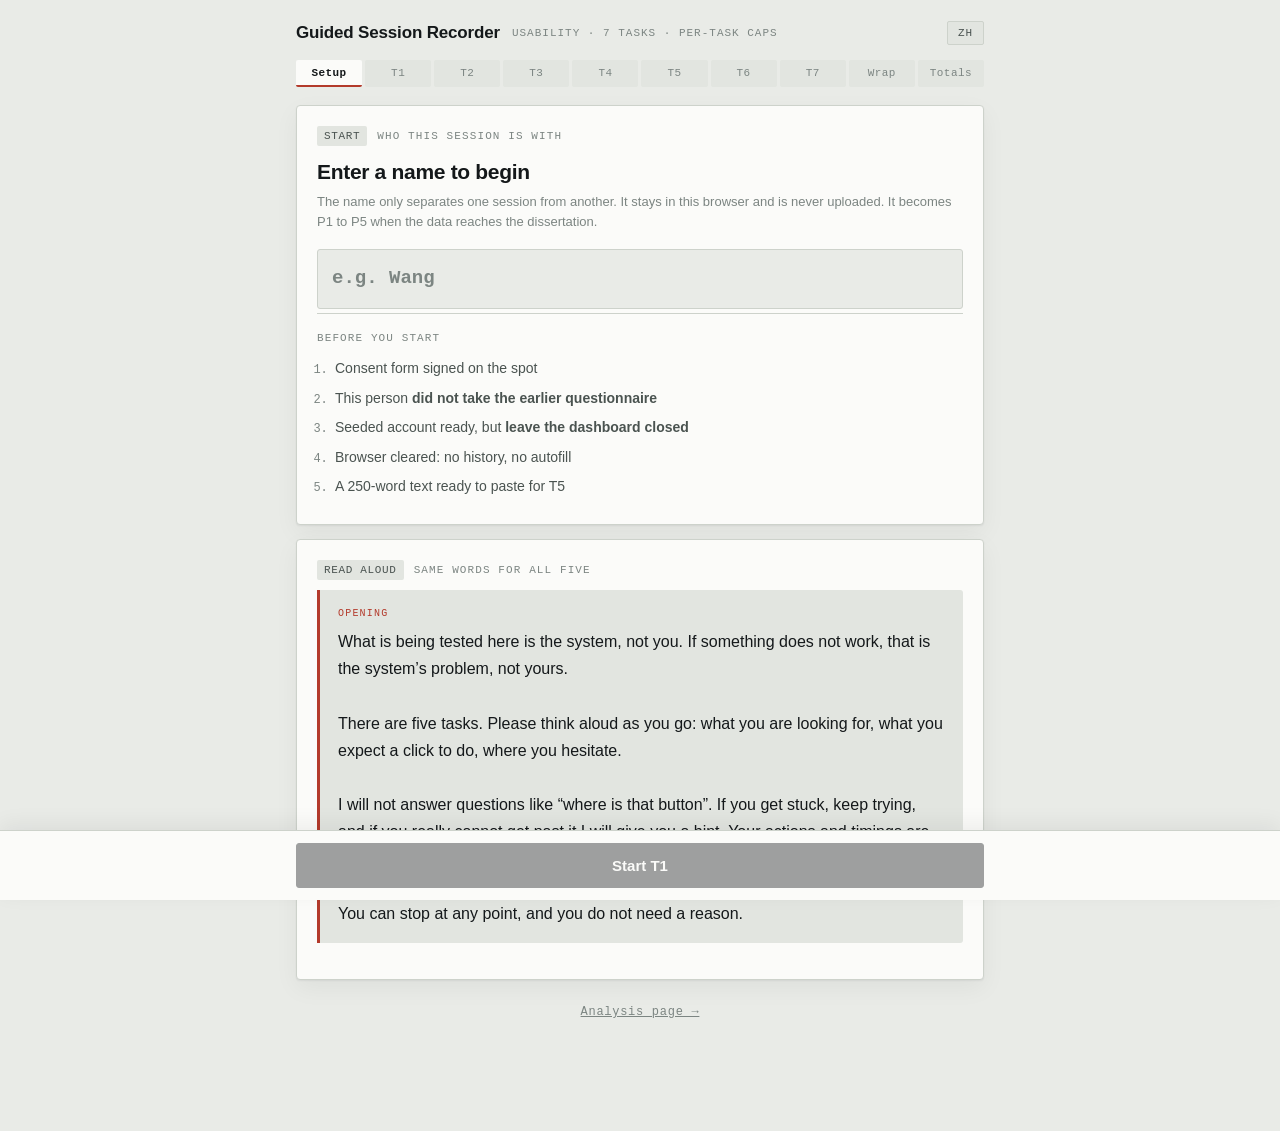
<file: index.html>
<!DOCTYPE html>
<html lang="en">
<head>
<meta charset="utf-8">
<meta name="viewport" content="width=device-width, initial-scale=1, viewport-fit=cover">
<meta name="robots" content="noindex, nofollow">
<title>Guided Session Recorder</title>
<link rel="icon" href="data:image/svg+xml,<svg xmlns='http://www.w3.org/2000/svg' viewBox='0 0 32 32'><text y='26' font-size='26'>⏱</text></svg>">
<link rel="stylesheet" href="styles.css">
</head>
<body>

<div class="wrap">
  <div class="mast">
    <h1 id="mTitle"></h1>
    <span class="sub" id="mSub"></span>
    <span class="spacer"></span>
    <span class="who" id="who"></span>
    <button class="lang" type="button" id="langBtn"></button>
  </div>
  <nav class="rail" id="rail"></nav>
  <div id="panel"></div>
</div>

<div class="bar"><div class="inner" id="bar"></div></div>

<script src="vendor/i18next.min.js"></script>
<script src="locales/en.js"></script>
<script src="locales/zh.js"></script>
<script>
(function () {
  "use strict";

  var KEY = "usability_recorder_v1";
  var LANG_KEY = "usability_recorder_lang";
  // One cap per task rather than one for all five. T2 has a learner read a full
  // passage and answer it, which no honest protocol squeezes into five minutes.
  var CAPS = { T1: 300, T2: 600, T3: 300, T4: 300, T5: 360, T6: 360, T7: 480 };
  // Tasks that make the learner wait on a model call. Waiting is the model's
  // time, not the interface's, so it is banked separately and ignored by the cap.
  var AI_WAIT = { T2: true, T5: true, T6: true, T7: true };
  var IDS = ["T1", "T2", "T3", "T4", "T5", "T6", "T7"];
  function capOf(i) { return CAPS[IDS[i]]; }
  var WRAP = IDS.length + 1, TOTALS = IDS.length + 2;
  var DEBRIEF_KEYS = ["stuck", "useful", "change"];

  // ---------- i18n ----------
  function initialLang() {
    try {
      var stored = localStorage.getItem(LANG_KEY);
      if (stored === "en" || stored === "zh") return stored;
    } catch (e) {}
    return (navigator.language || "en").toLowerCase().indexOf("zh") === 0 ? "zh" : "en";
  }

  i18next.init({
    lng: initialLang(),
    fallbackLng: "en",
    ns: ["ui", "script", "task"],
    defaultNS: "ui",
    resources: { en: window.__RES.en, zh: window.__RES.zh },
    interpolation: { escapeValue: false }
  });

  function t(k, o) { return i18next.t(k, o); }
  // Exports follow the interface language: one language per rendering, never mixed.

  function setLang(code) {
    i18next.changeLanguage(code, function () {
      try { localStorage.setItem(LANG_KEY, code); } catch (e) {}
      document.documentElement.setAttribute("lang", code === "zh" ? "zh-CN" : "en");
      render();
    });
  }

  // ---------- state ----------
  var step = 0, s = blank(), tick = null, savedTimer = null;

  function today() {
    var d = new Date(), p = function (n) { return (n < 10 ? "0" : "") + n; };
    return d.getFullYear() + "-" + p(d.getMonth() + 1) + "-" + p(d.getDate());
  }
  function blank() {
    return {
      name: "", date: today(),
      tasks: IDS.map(function () { return { secs:0, running:false, startedAt:0, wait:0, waiting:false, waitStartedAt:0, wrong:0, hint:null, correct:true, quote:"" }; }),
      debrief: { stuck:"", useful:"", change:"" }
    };
  }
  // Records written before a task was added carry a shorter tasks array, and
  // reading past its end is how this crashed. Everything read from storage or
  // from a paste goes through here first, so the shape always matches IDS.
  function blankTask() {
    return { secs:0, running:false, startedAt:0, wait:0, waiting:false, waitStartedAt:0,
             wrong:0, hint:null, correct:true, quote:"" };
  }
  function normalise(r) {
    if (!r || typeof r !== "object") return null;
    var src = Array.isArray(r.tasks) ? r.tasks : [];
    return {
      name: String(r.name || ""), date: String(r.date || ""),
      tasks: IDS.map(function (id, k) {
        var x = src[k];
        if (!x || typeof x !== "object") return blankTask();
        return { secs: Number(x.secs) || 0, running: false, startedAt: 0,
                 wait: Number(x.wait) || 0, waiting: false, waitStartedAt: 0,
                 wrong: Number(x.wrong) || 0,
                 hint: (x.hint === 0 || x.hint === 1 || x.hint === 2 || x.hint === 3) ? x.hint : null,
                 correct: x.correct !== false,
                 quote: String(x.quote || "") };
      }),
      debrief: {
        stuck:  String(((r.debrief || {}).stuck)  || ""),
        useful: String(((r.debrief || {}).useful) || ""),
        change: String(((r.debrief || {}).change) || "")
      }
    };
  }

  function store() { try { return JSON.parse(localStorage.getItem(KEY) || "{}"); } catch (e) { return {}; } }
  function save() {
    if (!s.name) return;
    var all = store(); all[s.name] = s;
    try { localStorage.setItem(KEY, JSON.stringify(all)); } catch (e) {}
    var el = document.getElementById("savedFlag");
    if (!el) return;
    el.setAttribute("data-on", "1");
    clearTimeout(savedTimer);
    savedTimer = setTimeout(function () { el.setAttribute("data-on", "0"); }, 1200);
  }

  function liveSecs(x) { return x.running ? x.secs + Math.floor((Date.now() - x.startedAt) / 1000) : x.secs; }
  function liveWait(x) { return x.waiting ? (x.wait || 0) + Math.floor((Date.now() - x.waitStartedAt) / 1000) : (x.wait || 0); }
  function bank(x) {
    if (x.running) { x.secs = liveSecs(x); x.running = false; }
    if (x.waiting) { x.wait = liveWait(x); x.waiting = false; }
  }
  function outcome(x, i) {
    if (liveSecs(x) >= capOf(i === undefined ? s.tasks.indexOf(x) : i)) return { key:"failed", en:"failed (timeout)", k:"bad",  label:t("outFailTimeout") };
    // A run can be smooth and still end in the wrong answer. The success criteria
    // are about the answer, so this has to outrank the hint level.
    if (x.correct === false)  return { key:"failed", en:"failed (wrong answer)", k:"bad", label:t("outFailWrong") };
    if (x.hint === 3)         return { key:"failed", en:"failed (demonstrated)", k:"bad", label:t("outFailDemo") };
    if (x.hint === 1 || x.hint === 2) return { key:"hint", en:"with hint", k:"warn", label:t("outWithHint") };
    if (x.hint === 0)         return { key:"independent", en:"independent", k:"ok", label:t("outIndependent") };
    return { key:"none", en:"not recorded", k:"none", label:t("outNotRecorded") };
  }
  function mmss(sec) { var m = Math.floor(sec/60), r = sec%60; return m + ":" + (r<10?"0":"") + r; }
  function done(i) { var x = s.tasks[i]; return x.hint !== null || x.correct === false || liveSecs(x) >= capOf(i); }
  function esc(x) { return String(x).replace(/[&<>"]/g, function(c){return {"&":"&amp;","<":"&lt;",">":"&gt;","\"":"&quot;"}[c];}); }
  function median(a) {
    if (!a.length) return null;
    var b = a.slice().sort(function (p, q) { return p - q; }), m = Math.floor(b.length / 2);
    return b.length % 2 ? b[m] : Math.round((b[m-1] + b[m]) / 2);
  }

  // ---------- timer ----------
  function startLoop() {
    if (tick) return;
    tick = setInterval(function () {
      var x = s.tasks[step-1];
      if (!x || (!x.running && !x.waiting)) return;
      paintClock();
      var el = document.getElementById("over");
      if (el) el.setAttribute("data-on", liveSecs(x) >= capOf(step-1) ? "1" : "0");
    }, 250);
  }
  function stopLoop() { clearInterval(tick); tick = null; }
  function paintClock() {
    var c = document.getElementById("clock"); if (!c) return;
    var x = s.tasks[step-1]; if (!x) return;
    var sec = liveSecs(x);
    c.firstChild.nodeValue = mmss(sec);
    c.setAttribute("data-run", x.running ? "1" : "0");
    c.setAttribute("data-wait", x.waiting ? "1" : "0");
    c.setAttribute("data-over", sec >= capOf(step-1) ? "1" : "0");
    var w = document.getElementById("waitClock");
    if (w) w.textContent = t("waitShort") + " " + mmss(liveWait(x));
  }

  function bindText(id, fn) {
    var el = document.getElementById(id); if (!el) return;
    el.oninput = function () { fn(el.value); };
  }
  function mkBtn(label, cls, fn) {
    var b = document.createElement("button");
    b.type = "button"; b.className = cls; b.textContent = label; b.onclick = fn;
    return b;
  }
  function copyFrom(id, btn, okLabel, backLabel) {
    var o = document.getElementById(id);
    o.style.display = "block";
    o.select(); o.setSelectionRange(0, 999999);
    var ok = false;
    try { ok = document.execCommand("copy"); } catch (e) {}
    btn.textContent = ok ? okLabel : t("copyManually");
    setTimeout(function () { btn.textContent = backLabel; }, 1700);
  }

  // ---------- render ----------
  function render() {
    document.getElementById("mTitle").textContent = t("appTitle");
    document.getElementById("mSub").textContent = t("appSub");
    document.getElementById("who").textContent = s.name ? (s.name + " · " + s.date) : "";
    var lb = document.getElementById("langBtn");
    lb.textContent = t("langSwitch");
    lb.onclick = function () { setLang(i18next.language === "en" ? "zh" : "en"); };
    renderRail();
    if (step === 0) renderSetup();
    else if (step === WRAP) renderWrap();
    else if (step === TOTALS) renderTotals();
    else renderTask(step - 1);
    renderBar();
  }

  function renderRail() {
    var rail = document.getElementById("rail");
    var labels = [t("stepSetup")].concat(IDS).concat([t("stepWrap"), t("stepAnalysis")]);
    rail.innerHTML = "";
    labels.forEach(function (lab, i) {
      var b = document.createElement("button");
      b.type = "button"; b.textContent = lab;
      if (i === step) b.setAttribute("aria-current", "true");
      else if (i >= 1 && i <= IDS.length && done(i-1)) b.setAttribute("data-state", "done");
      b.onclick = function () { go(i); };
      rail.appendChild(b);
    });
  }

  function renderSetup() {
    var all = store(), names = Object.keys(all).sort();
    var rows = names.map(function (n) {
      var r = all[n];
      var c = (normalise(r) || { tasks: [] }).tasks.filter(function (x) { return x.hint !== null; }).length;
      return '<div class="sess"><span class="pid">' + esc(n) + '</span><span>' + esc(r.date) +
             '</span><span class="prog">' + c + '/' + IDS.length + '</span>' +
             '<button type="button" data-load="' + esc(n) + '">' + t("load") + '</button>' +
             '<button type="button" data-del="' + esc(n) + '">' + t("del") + '</button></div>';
    }).join("");

    document.getElementById("panel").innerHTML =
      '<div class="card">' +
        '<p class="eyebrow"><span class="tag">' + t("setupTag") + '</span> ' + t("setupEyebrow") +
          '<span class="saved" id="savedFlag" data-on="0">' + t("saved") + '</span></p>' +
        '<h2>' + t("setupHeading") + '</h2>' +
        '<p class="meta">' + t("setupNote") + '</p>' +
        '<input type="text" id="f_name" placeholder="' + esc(t("namePlaceholder")) + '" autocomplete="off" value="' + esc(s.name) + '">' +
        '<div class="field"><p class="flabel">' + t("beforeYouStart") + '</p><ol class="ol">' +
          '<li>' + t("prep1") + '</li><li>' + t("prep2") + '</li><li>' + t("prep3") + '</li>' +
          '<li>' + t("prep4") + '</li><li>' + t("prep5") + '</li></ol></div>' +
      '</div>' +

      '<div class="card">' +
        '<p class="eyebrow"><span class="tag">' + t("readAloudTag") + '</span> ' + t("sameWords") + '</p>' +
        '<div class="script"><span class="lab">' + t("openingLabel") + '</span>' +
          '<p class="small">' + t("script:opening") + '</p>' +
        '</div>' +
      '</div>' +

      (names.length
        ? '<div class="card"><p class="eyebrow"><span class="tag">' + t("thisDevice") + '</span> ' +
          t("sessionsSaved", { count: names.length }) + '</p>' +
          '<div class="sessions">' + rows + '</div>' +
          '<div style="margin-top:14px;display:flex;gap:8px;flex-wrap:wrap">' +
            '<button class="btn ghost" type="button" id="dumpAll">' + t("exportAll", { count: names.length }) + '</button>' +
            '<button class="btn ghost" type="button" id="toTotals">' + t("btnSeeTotals") + '</button>' +
          '</div>' +
          '<textarea class="out" id="allOut" readonly style="display:none;margin-top:12px"></textarea>' +
          '<p class="note">' + t("storageNote") + '</p></div>'
        : '') +
      '<p style="text-align:center;margin:18px 0 0"><a href="admin.html" style="font-family:var(--f-num);font-size:12px;letter-spacing:.06em;color:var(--ink-3)">' + t("adminLink") + '</a></p>';

    bindText("f_name", function (v) { s.name = v.trim(); save(); document.getElementById("who").textContent = s.name ? (s.name + " · " + s.date) : ""; renderBar(); });

    Array.prototype.forEach.call(document.querySelectorAll("[data-load]"), function (b) {
      b.onclick = function () { var r = normalise(store()[b.getAttribute("data-load")]); if (r) { s = r; step = 0; render(); } };
    });
    Array.prototype.forEach.call(document.querySelectorAll("[data-del]"), function (b) {
      b.onclick = function () {
        var n = b.getAttribute("data-del"), all2 = store();
        delete all2[n];
        try { localStorage.setItem(KEY, JSON.stringify(all2)); } catch (e) {}
        if (s.name === n) s = blank();
        render();
      };
    });
    var dump = document.getElementById("dumpAll");
    if (dump) dump.onclick = function () {
      var all2 = store(), ta = document.getElementById("allOut");
      ta.value = Object.keys(all2).sort().map(function (n) { return recordOf(all2[n]); }).join("\n\n---\n\n");
      copyFrom("allOut", dump, t("allCopied"), t("exportAll", { count: Object.keys(all2).length }));
    };
    var tot = document.getElementById("toTotals");
    if (tot) tot.onclick = function () { go(7); };
  }

  function renderTask(i) {
    var id = IDS[i], x = s.tasks[i], o = outcome(x, i);
    var caps = [t("task:hintNone"), t("task:hintDirection"), t("task:hintLocation"), t("task:hintDemo")];
    var segs = caps.map(function (cap, k) {
      return '<button type="button" data-hint="' + k + '" aria-pressed="' + (x.hint === k) + '">' +
             '<span class="lv">L' + k + '</span><span class="cap">' + cap + '</span></button>';
    }).join("");
    var flag = t("task:" + id + "_flag");

    document.getElementById("panel").innerHTML =
      '<div class="card">' +
        '<p class="eyebrow"><span class="tag">' + id + '</span> ' + t("taskOf", { n: i + 1, total: IDS.length }) +
          '<span class="saved" id="savedFlag" data-on="0">' + t("saved") + '</span></p>' +
        '<h2>' + esc(t("task:" + id + "_name")) + '</h2>' +
        '<div class="script"><span class="lab">' + t("readToParticipant") + '</span>' +
          '<p>' + esc(t("script:" + id)) + '</p>' +
        '</div>' +
        '<div class="crit">' +
          '<div><b>' + t("success") + '</b><span>' + esc(t("task:" + id + "_pass")) + '</span></div>' +
          '<div><b>' + t("covers") + '</b><span>' + esc(t("task:" + id + "_covers")) + '</span></div>' +
          (flag ? '<div><b>' + t("watchFor") + '</b><span class="flag">' + esc(flag) + '</span></div>' : '') +
        '</div>' +
        '<div class="field">' +
          '<p class="flabel">' + t("wrongTurns") + ' <span class="hint">' + t("wrongTurnsHint") + '</span></p>' +
          '<div class="tally">' +
            '<button class="knob" type="button" id="w_dn"' + (x.wrong === 0 ? " disabled" : "") + '>&minus;</button>' +
            '<span class="num">' + x.wrong + '</span>' +
            '<button class="knob" type="button" id="w_up">+</button>' +
          '</div>' +
        '</div>' +
        '<div class="field">' +
          '<p class="flabel">' + t("hintLevel") + ' <span class="hint">' + t("hintLevelHint") + '</span></p>' +
          '<div class="seg" id="seg">' + segs + '</div>' +
          '<div class="ladder">L1 <code>' + esc(t("script:L1")) + '</code><br>' +
            'L2 <code>' + esc(t("script:L2")) + '</code> ' + t("ladderNote") + '<br>' +
            t("ladderDemo") + '</div>' +
          '<div class="field" style="border:0;padding-top:14px;margin-top:0">' +
            '<p class="flabel">' + t("answerLabel") + ' <span class="hint">' + t("answerHint") + '</span></p>' +
            '<div class="seg two" id="ansSeg">' +
              '<button type="button" data-ok="1" aria-pressed="' + (x.correct !== false) + '"><span class="lv">' + t("answerRight") + '</span></button>' +
              '<button type="button" data-ok="0" aria-pressed="' + (x.correct === false) + '"><span class="lv">' + t("answerWrong") + '</span></button>' +
            '</div>' +
          '</div>' +
          '<div style="margin-top:14px"><span class="chip ' + o.k + '">' + o.label + '</span></div>' +
          '<div class="over" id="over" data-on="' + (liveSecs(x) >= capOf(i) ? "1" : "0") + '">' + t("timeoutBanner", { cap: mmss(capOf(i)) }) + '</div>' +
        '</div>' +
        '<div class="field">' +
          '<p class="flabel">' + t("verbatim") + ' <span class="hint">' + t("verbatimHint") + '</span></p>' +
          '<textarea id="q" rows="3" placeholder="' + esc(t("verbatimPlaceholder")) + '">' + esc(x.quote) + '</textarea>' +
        '</div>' +
      '</div>';

    document.getElementById("w_up").onclick = function () { x.wrong++; save(); renderTask(i); };
    document.getElementById("w_dn").onclick = function () { if (x.wrong > 0) x.wrong--; save(); renderTask(i); };
    Array.prototype.forEach.call(document.querySelectorAll("#seg button"), function (b) {
      b.onclick = function () {
        var k = parseInt(b.getAttribute("data-hint"), 10);
        x.hint = (x.hint === k) ? null : k;
        save(); renderTask(i); renderRail();
      };
    });
    Array.prototype.forEach.call(document.querySelectorAll("#ansSeg button"), function (b) {
      b.onclick = function () {
        x.correct = b.getAttribute("data-ok") === "1";
        save(); renderTask(i); renderRail();
      };
    });
    bindText("q", function (v) { x.quote = v; save(); });
    paintClock();
  }

  function renderWrap() {
    var fields = DEBRIEF_KEYS.map(function (k) {
      return '<div class="field"><p class="flabel">' + t("task:debrief_" + k) + '</p>' +
             '<textarea id="d_' + k + '" rows="2" placeholder="' + esc(t("debriefPlaceholder")) + '">' + esc(s.debrief[k]) + '</textarea></div>';
    }).join("");

    document.getElementById("panel").innerHTML =
      '<div class="card">' +
        '<p class="eyebrow"><span class="tag">' + t("wrapTag") + '</span> ' + t("wrapEyebrow") +
          '<span class="saved" id="savedFlag" data-on="0">' + t("saved") + '</span></p>' +
        '<h2>' + t("wrapHeading") + '</h2>' +
        '<p class="meta">' + t("wrapNote") + '</p>' + fields +
      '</div>' +
      '<div class="card">' +
        '<p class="eyebrow"><span class="tag">' + t("exportTag") + '</span> ' + t("exportEyebrow") + '</p>' +
        '<textarea class="out" id="out" readonly></textarea>' +
        '<p class="note">' + t("exportNote") + '</p>' +
      '</div>';

    DEBRIEF_KEYS.forEach(function (k) { bindText("d_" + k, function (v) { s.debrief[k] = v; save(); paintOut(); }); });
    paintOut();
  }

  // ---------- aggregation ----------
  function aggregate() {
    var raw = store(), all = {}, names;
    Object.keys(raw).forEach(function (n) { var r = normalise(raw[n]); if (r) all[n] = r; });
    names = Object.keys(all).sort();
    var rows = IDS.map(function (id, i) {
      var ind = 0, hint = 0, fail = 0, none = 0, times = [], waits = [], wrong = 0, quotes = [];
      names.forEach(function (n) {
        var x = all[n].tasks[i], o = outcome(x, i);
        if (o.key === "independent") ind++;
        else if (o.key === "hint") hint++;
        else if (o.key === "failed") fail++;
        else { none++; return; }
        times.push(liveSecs(x));
        if (liveWait(x)) waits.push(liveWait(x));
        wrong += x.wrong;
        if ((x.quote || "").trim()) quotes.push({ who: n, text: x.quote.trim() });
      });
      return { id: id, ind: ind, hint: hint, fail: fail, none: none,
               med: median(times), medWait: waits.length ? median(waits) : null,
               wrong: wrong, quotes: quotes };
    });
    return { n: names.length, names: names, rows: rows, all: all };
  }

  function renderTotals() {
    var a = aggregate();
    if (!a.n) {
      document.getElementById("panel").innerHTML =
        '<div class="card"><p class="eyebrow"><span class="tag">' + t("analysisTag") + '</span> ' + t("analysisEyebrow") + '</p>' +
        '<h2>' + t("analysisHeading") + '</h2><p class="meta">' + t("analysisEmpty") + '</p></div>';
      return;
    }

    var body = a.rows.map(function (r) {
      return '<tr><td><span class="id">' + r.id + '</span>' + esc(t("task:" + r.id + "_name")) + '</td>' +
        '<td class="' + (r.ind ? "ok" : "zero") + '">' + r.ind + ' / ' + a.n + '</td>' +
        '<td class="' + (r.hint ? "" : "zero") + '">' + r.hint + ' / ' + a.n + '</td>' +
        '<td class="' + (r.fail ? "bad" : "zero") + '">' + r.fail + ' / ' + a.n + '</td>' +
        '<td>' + (r.med === null ? "—" : r.med + " s") + '</td>' +
        '<td class="' + (r.medWait === null ? "zero" : "") + '">' + (r.medWait === null ? "—" : r.medWait + " s") + '</td>' +
        '<td class="' + (r.wrong ? "" : "zero") + '">' + r.wrong + '</td></tr>';
    }).join("");

    var quotes = a.rows.filter(function (r) { return r.quotes.length; }).map(function (r) {
      return '<h3>' + r.id + ' · ' + esc(t("task:" + r.id + "_name")) + '</h3>' +
        r.quotes.map(function (q) {
          return '<p><span class="src">' + esc(q.who) + '</span>' + esc(q.text) + '</p>';
        }).join("");
    }).join("");

    document.getElementById("panel").innerHTML =
      '<div class="card">' +
        '<p class="eyebrow"><span class="tag">' + t("analysisTag") + '</span> ' + t("analysisEyebrow") + ' · n = ' + a.n + '</p>' +
        '<h2>' + t("analysisHeading") + '</h2>' +
        '<div class="tblwrap"><table class="agg"><thead><tr>' +
          '<th>' + t("thTask") + '</th><th>' + t("outIndependent") + '</th><th>' + t("outWithHint") + '</th>' +
          '<th>' + t("thFailed") + '</th><th>' + t("thMedianShort") + '</th><th>' + t("thWait") + '</th><th>' + t("wrongTurns") + '</th>' +
        '</tr></thead><tbody>' + body + '</tbody></table></div>' +
        '<p class="note">' + t("analysisNote") + '</p>' +
      '</div>' +
      (quotes ? '<div class="card"><p class="eyebrow"><span class="tag">' + t("verbatim") + '</span> ' + t("quotesHeading") + '</p><div class="qgroup">' + quotes + '</div></div>' : '') +
      '<div class="card"><p class="eyebrow"><span class="tag">' + t("exportTag") + '</span> Table 7.10</p>' +
        '<textarea class="out" id="aggOut" readonly>' + esc(aggMarkdown(a)) + '</textarea></div>';
  }

  function aggMarkdown(a) {
    var L = [];
    L.push(t("expCap1", { n: a.n }));
    L.push(t("expCap2"));
    L.push("");
    L.push(t("expHead"));
    L.push("|---|:---:|:---:|:---:|---:|---:|---:|");
    a.rows.forEach(function (r) {
      L.push("| " + r.id + " " + t("task:" + r.id + "_name") + " | " +
        r.ind + " of " + a.n + " | " + r.hint + " of " + a.n + " | " + r.fail + " of " + a.n + " | " +
        (r.med === null ? "—" : r.med + " s") + " | " +
        (r.medWait === null ? "—" : r.medWait + " s") + " | " + r.wrong + " |");
    });
    L.push("");
    L.push(t("expCapNote", { caps: IDS.map(function (id, k) { return id + " " + mmss(capOf(k)); }).join(", ") }));
    L.push("");
    L.push(t("expParticipants") + " " + a.names.map(function (n, i) { return "P" + (i + 1) + " = " + n; }).join(", "));
    L.push("");
    L.push(t("expVerbatimH"));
    a.rows.forEach(function (r) {
      if (!r.quotes.length) return;
      L.push("");
      L.push("- **" + r.id + " " + t("task:" + r.id + "_name") + "**");
      r.quotes.forEach(function (q) { L.push("  - " + q.who + ": " + q.text.replace(/\n/g, " ")); });
    });
    L.push("");
    L.push(t("expDebriefH"));
    DEBRIEF_KEYS.forEach(function (k) {
      L.push("");
      L.push("- **" + t("task:debrief_" + k) + "**");
      a.names.forEach(function (n) {
        var v = (a.all[n].debrief[k] || "").replace(/\n/g, " ").trim();
        if (v) L.push("  - " + n + ": " + v);
      });
    });
    return L.join("\n");
  }

  function recordOf(r) {
    r = normalise(r) || r;
    var L = [];
    L.push("## " + (r.name || "?") + " · " + r.date);
    L.push("");
    L.push(t("expSessHead"));
    L.push("|---|---|---:|---:|---|---|");
    IDS.forEach(function (id, i) {
      var x = r.tasks[i], o = outcome(x, i);
      L.push("| " + id + " " + t("task:" + id + "_name") + " | " + o.label + " | " + liveSecs(x) + " s | " +
             (liveWait(x) ? liveWait(x) + " s" : "—") + " | " +
             x.wrong + " | " + (x.hint === null ? "—" : "L" + x.hint) + " | " +
             ((x.quote || "").replace(/\n/g, " ").replace(/\|/g, "/") || "—") + " |");
    });
    L.push("");
    L.push(t("expDebriefLabel"));
    DEBRIEF_KEYS.forEach(function (k) {
      L.push("- " + t("task:debrief_" + k) + "  " + ((r.debrief[k] || "").replace(/\n/g, " ") || "—"));
    });
    L.push("");
    L.push("```json");
    L.push(JSON.stringify({
      name: r.name, date: r.date,
      tasks: IDS.map(function (id, i) {
        var x = r.tasks[i];
        return { id:id, secs:liveSecs(x), wait:liveWait(x), wrong:x.wrong, hint:x.hint, correct:x.correct !== false, outcome:outcome(x, i).en, quote:x.quote };
      }),
      debrief: r.debrief
    }, null, 1));
    L.push("```");
    return L.join("\n");
  }

  function paintOut() {
    var el = document.getElementById("out");
    if (el) el.value = recordOf(s);
  }

  function renderBar() {
    var bar = document.getElementById("bar");
    bar.innerHTML = "";

    if (step === 0) {
      var start = mkBtn(t("btnStartT1"), "btn wide", function () { go(1); });
      if (!s.name) start.disabled = true;
      bar.appendChild(start);
      stopLoop();
      return;
    }
    if (step === WRAP) {
      bar.appendChild(mkBtn(t("btnBack"), "btn ghost", function () { go(IDS.length); }));
      var cb = mkBtn(t("btnCopySession"), "btn wide", function () { copyFrom("out", cb, t("btnCopied"), t("btnCopySession")); });
      bar.appendChild(cb);
      bar.appendChild(mkBtn(t("btnSeeTotals"), "btn ghost", function () { go(7); }));
      stopLoop();
      return;
    }
    if (step === TOTALS) {
      bar.appendChild(mkBtn(t("btnBack"), "btn ghost", function () { go(0); }));
      var tb = mkBtn(t("btnCopyTable"), "btn wide", function () { copyFrom("aggOut", tb, t("btnCopied"), t("btnCopyTable")); });
      if (!document.getElementById("aggOut")) tb.disabled = true;
      bar.appendChild(tb);
      stopLoop();
      return;
    }

    var i = step - 1, x = s.tasks[i], id = IDS[i];
    var clock = document.createElement("span");
    clock.className = "clock"; clock.id = "clock";
    clock.appendChild(document.createTextNode(mmss(liveSecs(x))));
    var u = document.createElement("span"); u.className = "u"; u.textContent = " / " + mmss(capOf(i));
    clock.appendChild(u);
    bar.appendChild(clock);

    if (AI_WAIT[id]) {
      var wc = document.createElement("span");
      wc.className = "waitclock"; wc.id = "waitClock";
      wc.textContent = t("waitShort") + " " + mmss(liveWait(x));
      if (x.waiting) wc.setAttribute("data-on", "1");
      bar.appendChild(wc);
    }

    if (x.waiting) {
      bar.appendChild(mkBtn(t("btnWaitEnd"), "btn run", function () {
        x.wait = liveWait(x); x.waiting = false;
        x.running = true; x.startedAt = Date.now();
        save(); renderBar(); startLoop();
      }));
    } else if (!x.running) {
      bar.appendChild(mkBtn(x.secs === 0 ? t("btnStartTimer") : t("btnResume"), "btn run", function () {
        x.running = true; x.startedAt = Date.now(); save(); renderBar(); startLoop();
      }));
    } else {
      if (AI_WAIT[id]) {
        bar.appendChild(mkBtn(t("btnWaitStart"), "btn wait", function () {
          x.secs = liveSecs(x); x.running = false;
          x.waiting = true; x.waitStartedAt = Date.now();
          save(); renderBar(); startLoop();
        }));
      }
      bar.appendChild(mkBtn(t("btnStop"), "btn", function () {
        bank(x); save(); renderBar(); paintClock();
      }));
    }
    bar.appendChild(mkBtn(step === IDS.length ? t("btnWrapUp") : t("btnNext"), "btn ghost", function () {
      bank(x); save(); go(step + 1);
    }));

    paintClock();
    if (x.running || x.waiting) startLoop(); else stopLoop();
  }

  function go(n) {
    var cur = s.tasks[step-1];
    if (cur) bank(cur);
    step = Math.max(0, Math.min(TOTALS, n));
    save(); render(); window.scrollTo(0, 0);
  }

  window.addEventListener("beforeunload", function () {
    var cur = s.tasks[step-1];
    if (cur && (cur.running || cur.waiting)) { bank(cur); save(); }
  });

  document.documentElement.setAttribute("lang", i18next.language === "zh" ? "zh-CN" : "en");
  render();
})();
</script>
</body>
</html>
</file>
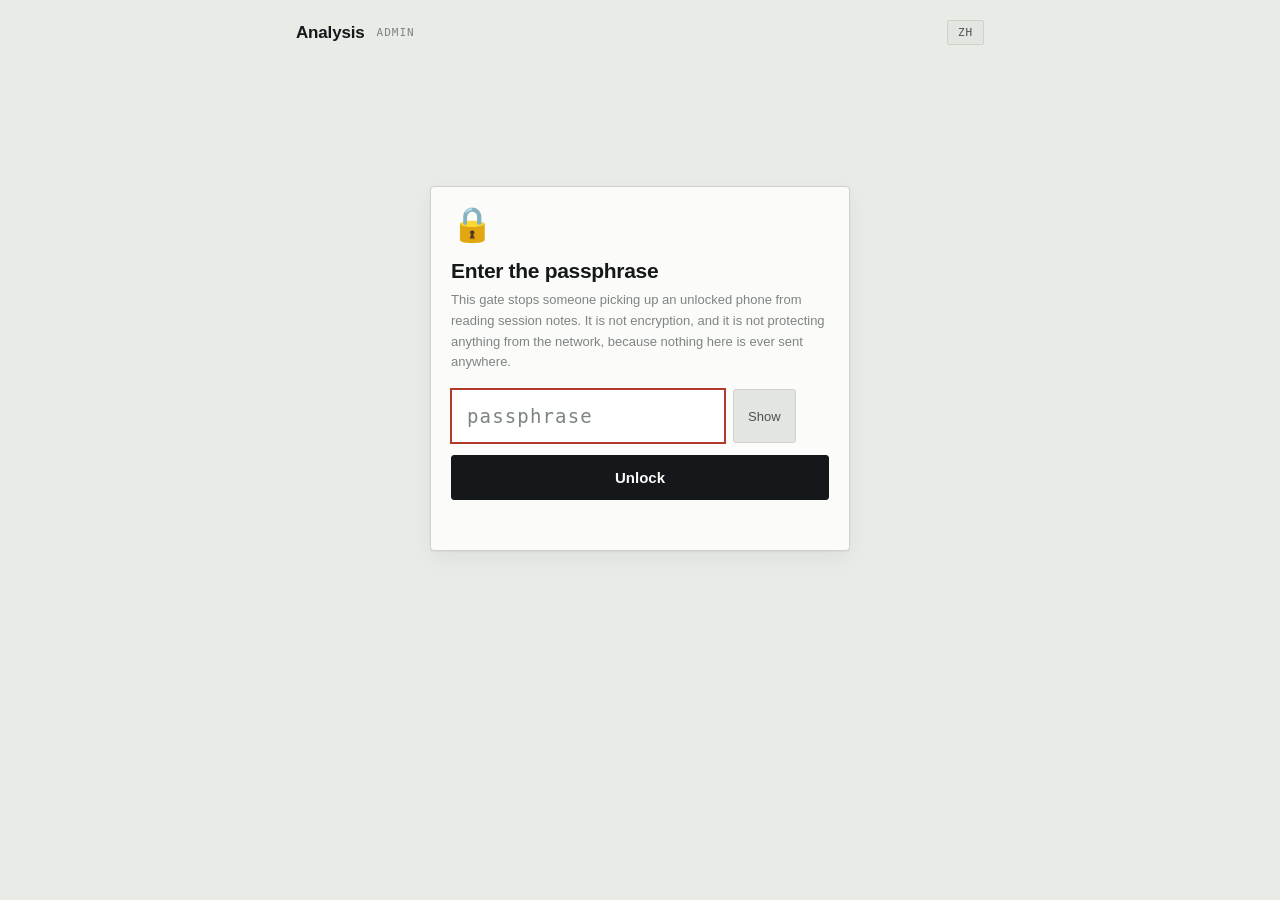
<file: admin.html>
<!DOCTYPE html>
<html lang="en">
<head>
<meta charset="utf-8">
<meta name="viewport" content="width=device-width, initial-scale=1, viewport-fit=cover">
<meta name="robots" content="noindex, nofollow">
<title>Analysis · Guided Session Recorder</title>
<link rel="icon" href="data:image/svg+xml,<svg xmlns='http://www.w3.org/2000/svg' viewBox='0 0 32 32'><text y='26' font-size='26'>📊</text></svg>">
<link rel="stylesheet" href="styles.css">
</head>
<body>

<div class="wrap">
  <div class="mast">
    <h1 id="mTitle"></h1>
    <span class="sub" id="mSub"></span>
    <span class="spacer"></span>
    <button class="lang" type="button" id="lockBtn" style="display:none"></button>
    <button class="lang" type="button" id="langBtn"></button>
  </div>
  <div id="panel"></div>
</div>

<script src="vendor/i18next.min.js"></script>
<script src="locales/en.js"></script>
<script src="locales/zh.js"></script>
<script>
(function () {
  "use strict";

  // SHA-256 of the passphrase. The literal string is deliberately not in this file,
  // because this repository is public. Changing it:
  //   python -c "import hashlib;print(hashlib.sha256(b'NEW').hexdigest())"
  // and paste the result below. See README for why this is a gate and not a lock.
  var PASS_SHA256 = "ac572d7cfde6e1429c979d6aeef6d0be9bde5b7e39db2c61663761be38d9cd7e";

  // Private windows and block-all-cookies settings make sessionStorage throw on
  // access, which would otherwise make the gate impossible to pass at all.
  var memUnlocked = false, storageBlocked = false;
  function isUnlocked() {
    try { return sessionStorage.getItem(UNLOCK_KEY) === "1" || memUnlocked; }
    catch (e) { storageBlocked = true; return memUnlocked; }
  }
  function setUnlocked(v) {
    memUnlocked = v;
    try { if (v) sessionStorage.setItem(UNLOCK_KEY, "1"); else sessionStorage.removeItem(UNLOCK_KEY); }
    catch (e) { storageBlocked = true; }
  }

  var KEY = "usability_recorder_v1";
  var LANG_KEY = "usability_recorder_lang";
  var UNLOCK_KEY = "usability_recorder_admin";
  var CAPS = { T1: 300, T2: 600, T3: 300, T4: 300, T5: 360, T6: 360, T7: 480 };
  var AI_WAIT = { T2: true, T5: true, T6: true, T7: true };
  var IDS = ["T1", "T2", "T3", "T4", "T5", "T6", "T7"];
  function capOf(i) { return CAPS[IDS[i]]; }
  var DEBRIEF_KEYS = ["stuck", "useful", "change"];

  // ---------- i18n ----------
  function initialLang() {
    try {
      var st = localStorage.getItem(LANG_KEY);
      if (st === "en" || st === "zh") return st;
    } catch (e) {}
    return (navigator.language || "en").toLowerCase().indexOf("zh") === 0 ? "zh" : "en";
  }
  i18next.init({
    lng: initialLang(), fallbackLng: "en",
    ns: ["ui", "script", "task", "admin"], defaultNS: "admin",
    resources: { en: window.__RES.en, zh: window.__RES.zh },
    interpolation: { escapeValue: false }
  });
  function t(k, o) { return i18next.t(k, o); }
  // Exports follow the interface language: one language per rendering, never mixed.

  // ---------- helpers ----------
  function esc(x) { return String(x).replace(/[&<>"]/g, function(c){return {"&":"&amp;","<":"&lt;",">":"&gt;","\"":"&quot;"}[c];}); }
  function read(k) { try { return JSON.parse(localStorage.getItem(k) || "{}"); } catch (e) { return {}; } }
  function median(a) {
    if (!a.length) return null;
    var b = a.slice().sort(function (p, q) { return p - q; }), m = Math.floor(b.length / 2);
    return b.length % 2 ? b[m] : Math.round((b[m-1] + b[m]) / 2);
  }
  function secsOf(x) { return x.running ? x.secs + Math.floor((Date.now() - x.startedAt) / 1000) : (x.secs || 0); }
  function waitOf(x) { return x.waiting ? (x.wait || 0) + Math.floor((Date.now() - x.waitStartedAt) / 1000) : (x.wait || 0); }
  function outcomeOf(x, i) {
    if (secsOf(x) >= capOf(i)) return "failed";
    if (x.correct === false) return "failed";
    if (x.hint === 3) return "failed";
    if (x.hint === 1 || x.hint === 2) return "hint";
    if (x.hint === 0) return "independent";
    return "none";
  }
  // Same coding as outcomeOf, but keeps the two ways of failing apart, which
  // only matters when reading one session rather than aggregating.
  function outcomeDetail(x, i) {
    if (secsOf(x) >= capOf(i)) return { cls:"bad",  label:t("ui:outFailTimeout") };
    if (x.correct === false) return { cls:"bad",  label:t("ui:outFailWrong") };
    if (x.hint === 3)       return { cls:"bad",  label:t("ui:outFailDemo") };
    if (x.hint === 1 || x.hint === 2) return { cls:"warn", label:t("ui:outWithHint") };
    if (x.hint === 0)       return { cls:"ok",   label:t("ui:outIndependent") };
    return { cls:"none", label:t("ui:outNotRecorded") };
  }
  function mmss(s) { var m = Math.floor(s/60), r = s%60; return m + ":" + (r<10?"0":"") + r; }
  function el(id) { return document.getElementById(id); }

  async function sha256(str) {
    if (!window.crypto || !window.crypto.subtle) return null;
    var buf = await crypto.subtle.digest("SHA-256", new TextEncoder().encode(str));
    return Array.prototype.map.call(new Uint8Array(buf), function (b) {
      return ("0" + b.toString(16)).slice(-2);
    }).join("");
  }

  // ---------- data ----------
  // One store. An imported record with a name already held replaces that record
  // outright; nothing is ever merged field by field.
  // Records written before a task was added carry a shorter tasks array, and
  // reading past its end is how this crashed. Everything read from storage or
  // from a paste goes through here first, so the shape always matches IDS.
  function blankTask() {
    return { secs:0, running:false, startedAt:0, wait:0, waiting:false, waitStartedAt:0,
             wrong:0, hint:null, correct:true, quote:"" };
  }
  function normalise(r) {
    if (!r || typeof r !== "object") return null;
    var src = Array.isArray(r.tasks) ? r.tasks : [];
    return {
      name: String(r.name || ""), date: String(r.date || ""),
      tasks: IDS.map(function (id, k) {
        var x = src[k];
        if (!x || typeof x !== "object") return blankTask();
        return { secs: Number(x.secs) || 0, running: false, startedAt: 0,
                 wait: Number(x.wait) || 0, waiting: false, waitStartedAt: 0,
                 wrong: Number(x.wrong) || 0,
                 hint: (x.hint === 0 || x.hint === 1 || x.hint === 2 || x.hint === 3) ? x.hint : null,
                 correct: x.correct !== false,
                 quote: String(x.quote || "") };
      }),
      debrief: {
        stuck:  String(((r.debrief || {}).stuck)  || ""),
        useful: String(((r.debrief || {}).useful) || ""),
        change: String(((r.debrief || {}).change) || "")
      }
    };
  }

  function allRecords() {
    var bag = read(KEY), out = {};
    Object.keys(bag).forEach(function (n) { var r = normalise(bag[n]); if (r) out[n] = r; });
    return out;
  }
  function writeAll(bag) { try { localStorage.setItem(KEY, JSON.stringify(bag)); } catch (e) {} }
  function removeRecord(name) {
    var bag = read(KEY);
    if (!bag[name]) return false;
    delete bag[name];
    writeAll(bag);
    return true;
  }

  // Accepts a full Markdown export, a bare JSON object, or several of either.
  function parsePasted(text) {
    var found = [], seen = {};
    var push = function (o) {
      if (!o || typeof o !== "object") return;
      if (!o.name || !Array.isArray(o.tasks)) return;
      if (seen[o.name]) return;
      seen[o.name] = 1;
      found.push({
        name: String(o.name), date: String(o.date || ""),
        tasks: IDS.map(function (id, k) {
          var s = o.tasks[k] || {};
          var hint = (s.hint === 0 || s.hint === 1 || s.hint === 2 || s.hint === 3) ? s.hint : null;
          var secs = Number(s.secs) || 0;
          // An imported record can state a failure the hint level alone cannot
          // express, so honour it rather than silently recomputing it away.
          var correct = s.correct !== false;
          if (correct && /fail/i.test(String(s.outcome || "")) && hint !== 3 && secs < CAPS[IDS[k]]) correct = false;
          return { secs: secs, running: false, startedAt: 0,
                   wait: Number(s.wait) || 0, waiting: false, waitStartedAt: 0,
                   wrong: Number(s.wrong) || 0, hint: hint, correct: correct,
                   quote: String(s.quote || "") };
        }),
        debrief: {
          stuck: String((o.debrief || {}).stuck || ""),
          useful: String((o.debrief || {}).useful || ""),
          change: String((o.debrief || {}).change || "")
        }
      });
    };

    // fenced json blocks first
    var re = /```json\s*([\s\S]*?)```/g, m;
    while ((m = re.exec(text)) !== null) {
      try { push(JSON.parse(m[1])); } catch (e) {}
    }
    if (found.length) return found;

    // whole thing as JSON, object or array
    try {
      var whole = JSON.parse(text);
      if (Array.isArray(whole)) { whole.forEach(push); }
      else if (whole && whole.tasks) { push(whole); }
      else if (whole && typeof whole === "object") { Object.keys(whole).forEach(function (k) { push(whole[k]); }); }
    } catch (e) {}
    if (found.length) return found;

    // last resort: scan for balanced top-level objects
    var depth = 0, start = -1;
    for (var i = 0; i < text.length; i++) {
      if (text[i] === "{") { if (depth === 0) start = i; depth++; }
      else if (text[i] === "}") {
        depth--;
        if (depth === 0 && start >= 0) {
          try { push(JSON.parse(text.slice(start, i + 1))); } catch (e) {}
          start = -1;
        }
      }
    }
    return found;
  }

  // The mean sits beside the median rather than instead of it. With five values
  // one slow participant moves a mean to a place nobody actually sat, so the
  // median leads and the mean is there to be checked against it.
  function mean(a) {
    if (!a.length) return null;
    return Math.round(a.reduce(function (s, v) { return s + v; }, 0) / a.length);
  }

  function aggregate() {
    var all = allRecords(), names = Object.keys(all).sort();
    var rows = IDS.map(function (id, i) {
      var ind = 0, hint = 0, fail = 0, none = 0, times = [], waits = [], wrong = 0, quotes = [];
      var hintN = { 0: 0, 1: 0, 2: 0, 3: 0 }, pts = [];
      names.forEach(function (n) {
        var x = all[n].tasks[i], o = outcomeOf(x, i);
        if (o === "independent") ind++;
        else if (o === "hint") hint++;
        else if (o === "failed") fail++;
        else { none++; return; }
        times.push(secsOf(x));
        pts.push({ who: n, secs: secsOf(x), wait: waitOf(x), cls: outcomeDetail(x, i).cls });
        if (waitOf(x)) waits.push(waitOf(x));
        if (x.hint !== null) hintN[x.hint]++;
        wrong += x.wrong;
        if ((x.quote || "").trim()) quotes.push({ who: n, text: x.quote.trim() });
      });
      times.sort(function (p, q) { return p - q; });
      waits.sort(function (p, q) { return p - q; });
      return { id: id, ind: ind, hint: hint, fail: fail, none: none, wrong: wrong, quotes: quotes,
               times: times, waits: waits, hintN: hintN, pts: pts, k: times.length,
               med: median(times), avg: mean(times),
               min: times.length ? times[0] : null,
               max: times.length ? times[times.length - 1] : null,
               medWait: waits.length ? median(waits) : null,
               avgWait: waits.length ? mean(waits) : null,
               maxWait: waits.length ? waits[waits.length - 1] : null };
    });
    var people = names.map(function (n) {
      var r = all[n], recorded = 0, tt = 0, w = 0, wt = 0, mix = { ok: 0, warn: 0, bad: 0 };
      r.tasks.forEach(function (x, i) {
        var o = outcomeOf(x, i);
        if (o === "none") return;
        recorded++; tt += secsOf(x); w += x.wrong; wt += waitOf(x);
        mix[o === "independent" ? "ok" : (o === "hint" ? "warn" : "bad")]++;
      });
      return { name: n, date: r.date, recorded: recorded, time: tt, wrong: w, wait: wt, mix: mix };
    });
    return { n: names.length, names: names, rows: rows, people: people, all: all };
  }

  // ---------- render ----------
  function paintChrome() {
    el("mTitle").textContent = t("title");
    el("mSub").textContent = t("sub");
    var lb = el("langBtn");
    lb.textContent = t("ui:langSwitch");
    lb.onclick = function () {
      var next = i18next.language === "en" ? "zh" : "en";
      i18next.changeLanguage(next, function () {
        try { localStorage.setItem(LANG_KEY, next); } catch (e) {}
        document.documentElement.setAttribute("lang", next === "zh" ? "zh-CN" : "en");
        render();
      });
    };
    var kb = el("lockBtn");
    var open = isUnlocked();
    kb.style.display = open ? "" : "none";
    kb.textContent = t("lock");
    kb.onclick = function () { setUnlocked(false); render(); };
  }

  function render() {
    paintChrome();
    if (isUnlocked()) renderBoard();
    else renderGate();
  }

  function renderGate() {
    el("panel").innerHTML =
      '<div class="card gate">' +
        '<p class="lockmark">🔒</p>' +
        '<h2>' + t("gateHeading") + '</h2>' +
        '<p class="meta">' + t("gateNote") + '</p>' +
        '<div class="pwrow">' +
          '<input type="password" id="pw" placeholder="' + esc(t("passPlaceholder")) + '" autocomplete="off" ' +
            'autocapitalize="none" autocorrect="off" spellcheck="false" inputmode="text">' +
          '<button class="peek" type="button" id="peek">' + t("showPass") + '</button>' +
        '</div>' +
        '<button class="btn wide" type="button" id="go" style="width:100%">' + t("unlock") + '</button>' +
        '<p class="err" id="err"></p>' +
      '</div>';

    var attempt = async function () {
      // Phone keyboards add stray spaces, and a paste often brings one along.
      var typed = (el("pw").value || "").trim();
      var h = await sha256(typed);
      if (h === null) { el("err").textContent = t("noCrypto"); return; }
      if (h !== PASS_SHA256) { el("err").textContent = t("wrong"); el("pw").select(); return; }
      setUnlocked(true);
      render();
      if (storageBlocked) {
        var w = el("storageWarn");
        if (w) { w.textContent = t("noStorage"); w.style.display = "block"; }
      }
    };
    el("go").onclick = attempt;
    el("pw").onkeydown = function (e) { if (e.key === "Enter") attempt(); };
    var peek = el("peek");
    peek.onclick = function () {
      var f = el("pw"), hidden = f.type === "password";
      f.type = hidden ? "text" : "password";
      peek.textContent = hidden ? t("hidePass") : t("showPass");
      f.focus();
    };
    el("pw").focus();
  }

  function renderBoard() {
    var a = aggregate();
    var warn = '<p class="note" id="storageWarn" style="display:none;color:var(--warn)"></p>';

    var sources =
      '<div class="card">' +
        '<p class="eyebrow"><span class="tag">' + t("sub") + '</span> ' + t("sourcesHeading") + '</p>' +
        '<div class="srccard" style="max-width:200px"><div class="n">' + Object.keys(read(KEY)).length + '</div>' +
          '<div class="cap">' + t("onThisDevice") + '</div></div>' +
        '<div class="field"><p class="flabel">' + t("pasteHeading") + '</p>' +
          '<p class="meta">' + t("pasteNote") + '</p>' +
          '<textarea class="pastebox" id="paste" placeholder="' + esc(t("pastePlaceholder")) + '"></textarea>' +
          '<div class="rowbtns" id="importRow">' +
            '<button class="btn" type="button" id="doImport">' + t("importBtn") + '</button>' +
          '</div>' +
          '<p class="status" id="mstat"></p>' +
        '</div>' + warn +
      '</div>';

    if (!a.n) {
      el("panel").innerHTML = sources +
        '<div class="card"><p class="meta" style="margin:0">' + t("noData") + '</p></div>';
      wireSources();
      return;
    }

    var perTask = a.rows.map(function (r) {
      return '<tr><td><span class="id">' + r.id + '</span>' + esc(t("task:" + r.id + "_name")) + '</td>' +
        '<td class="' + (r.ind ? "ok" : "zero") + '">' + r.ind + ' / ' + a.n + '</td>' +
        '<td class="' + (r.hint ? "" : "zero") + '">' + r.hint + ' / ' + a.n + '</td>' +
        '<td class="' + (r.fail ? "bad" : "zero") + '">' + r.fail + ' / ' + a.n + '</td>' +
        '<td>' + (r.min === null ? "—" : r.min + " s") + '</td>' +
        '<td>' + (r.med === null ? "—" : r.med + " s") + '</td>' +
        '<td class="' + (r.avg === null ? "zero" : "") + '">' + (r.avg === null ? "—" : r.avg + " s") + '</td>' +
        '<td>' + (r.max === null ? "—" : r.max + " s") + '</td>' +
        '<td class="' + (r.medWait === null ? "zero" : "") + '">' + (r.medWait === null ? "—" : r.medWait + " s") + '</td>' +
        '<td class="' + (r.wrong ? "" : "zero") + '">' + r.wrong + '</td></tr>';
    }).join("");

    var bars = a.rows.map(function (r) {
      var w = function (v) { return (v / a.n * 100).toFixed(4) + "%"; };
      return '<div class="barrow"><span class="lbl">' + r.id + '</span><span class="track">' +
        (r.ind ? '<i class="seg-ok" style="width:' + w(r.ind) + '"></i>' : '') +
        (r.hint ? '<i class="seg-hint" style="width:' + w(r.hint) + '"></i>' : '') +
        (r.fail ? '<i class="seg-bad" style="width:' + w(r.fail) + '"></i>' : '') +
        (r.none ? '<i class="seg-none" style="width:' + w(r.none) + '"></i>' : '') +
        '</span><span class="val">' + r.ind + ' / ' + r.hint + ' / ' + r.fail + '</span></div>';
    }).join("");

    var people = a.people.map(function (p, i) {
      var rec = a.all[p.name];
      var detail = IDS.map(function (id, k) {
        var x = rec.tasks[k], o = outcomeDetail(x, k);
        return '<tr><td><span class="tid">' + id + '</span><span class="tnm">' +
            esc(t("task:" + id + "_name")) + '</span></td>' +
          '<td class="oc-' + o.cls + '">' + o.label + '</td>' +
          '<td>' + (x.hint === null && secsOf(x) === 0 ? "—" : mmss(secsOf(x))) + '</td>' +
          '<td>' + (waitOf(x) ? mmss(waitOf(x)) : "—") + '</td>' +
          '<td>' + x.wrong + '</td>' +
          '<td>' + (x.hint === null ? "—" : "L" + x.hint) + '</td>' +
          '<td class="q">' + (esc((x.quote || "").trim()) || "—") + '</td></tr>';
      }).join("");

      return '<tr><td><button class="rowtoggle" type="button" data-row="' + i + '" aria-expanded="false">' +
          '<span class="caret">▶</span>' + esc(p.name) + '</button></td>' +
        '<td class="pid">P' + (i + 1) + '</td>' +
        '<td>' + p.recorded + ' / ' + IDS.length + '</td><td>' + mmss(p.time) + '</td><td>' + p.wrong + '</td>' +
        '<td class="act" id="act' + i + '"><button class="delbtn" type="button" data-del="' + esc(p.name) + '" data-i="' + i + '">' + t("ui:del") + '</button></td></tr>' +
        '<tr class="det" id="det' + i + '" hidden><td colspan="6">' +
          '<table class="detail"><thead><tr>' +
            '<th>' + t("ui:thTask") + '</th><th>' + t("thOutcome") + '</th>' +
            '<th>' + t("thTime") + '</th><th>' + t("ui:thWait") + '</th><th>' + t("thWrong") + '</th>' +
            '<th>' + t("thHint") + '</th><th>' + t("thQuote") + '</th>' +
          '</tr></thead><tbody>' + detail + '</tbody></table>' +
        '</td></tr>';
    }).join("");

    var quotes = a.rows.filter(function (r) { return r.quotes.length; }).map(function (r) {
      return '<h3>' + r.id + ' · ' + esc(t("task:" + r.id + "_name")) + '</h3>' +
        r.quotes.map(function (q) { return '<p><span class="src">' + esc(q.who) + '</span>' + esc(q.text) + '</p>'; }).join("");
    }).join("");

    var debrief = DEBRIEF_KEYS.map(function (k) {
      var items = a.names.map(function (n) {
        var v = (a.all[n].debrief[k] || "").trim();
        return v ? '<p><span class="src">' + esc(n) + '</span>' + esc(v) + '</p>' : "";
      }).join("");
      return items ? '<h3>' + esc(t("task:debrief_" + k)) + '</h3>' + items : "";
    }).join("");

    el("panel").innerHTML = sources +
      '<div class="card">' +
        '<p class="eyebrow"><span class="tag">' + t("perTaskHeading") + '</span> n = ' + a.n + '</p>' +
        '<div class="tblwrap"><table class="agg"><thead><tr><th>' + t("ui:thTask") + '</th>' +
          '<th>' + t("ui:outIndependent") + '</th><th>' + t("ui:outWithHint") + '</th><th>' + t("ui:thFailed") + '</th>' +
          '<th>' + t("thMin") + '</th><th>' + t("thMedian") + '</th><th>' + t("thMean") + '</th><th>' + t("thMax") + '</th>' +
          '<th>' + t("ui:thWait") + '</th><th>' + t("thWrong") + '</th></tr></thead><tbody>' + perTask + '</tbody></table></div>' +
        '<p class="note" style="border:0;padding-top:0;margin-top:8px">' + t("ui:waitHint") + '</p>' +
        '<p class="note">' + t("meanNote") + '</p>' +
        '<p class="note">' + t("interpret") + '</p>' +
      '</div>' +

      '<div class="card">' +
        '<p class="eyebrow"><span class="tag">' + t("outcomeHeading") + '</span></p>' +
        '<div class="bars">' + bars + '</div>' +
        '<div class="legend">' +
          '<span><i style="background:var(--ok)"></i>' + t("ui:outIndependent") + '</span>' +
          '<span><i style="background:var(--warn)"></i>' + t("ui:outWithHint") + '</span>' +
          '<span><i style="background:var(--bad)"></i>' + t("ui:thFailed") + '</span>' +
          '<span><i style="background:var(--rule)"></i>' + t("ui:outNotRecorded") + '</span>' +
        '</div>' +
      '</div>' +

      '<div class="card">' +
        '<p class="eyebrow"><span class="tag">' + t("peopleHeading") + '</span></p>' +
        '<p class="meta" style="margin:0 0 12px">' + t("detailHint") + '</p>' +
        '<div class="expandbar"><button type="button" id="expAll">' + t("expandAll") + '</button></div>' +
        '<div class="tblwrap"><table class="people"><thead><tr><th>' + t("ui:thName") + '</th><th>' + t("ui:thId") + '</th>' +
          '<th>' + t("thTasks") + '</th><th>' + t("thTime") + '</th><th>' + t("thWrong") + '</th><th></th>' +
        '</tr></thead><tbody>' + people + '</tbody></table></div>' +
        '<p class="note">' + t("deleteNote") + '</p>' +
        '<div class="danger" id="dangerZone">' +
          '<span class="warn">' + t("exportFirst") + '</span>' +
          '<button class="wipebtn" type="button" id="wipe">' + t("deleteAll") + '</button>' +
        '</div>' +
      '</div>' +

      (quotes ? '<div class="card"><p class="eyebrow"><span class="tag">' + t("quotesHeading") + '</span></p><div class="qgroup">' + quotes + '</div></div>' : '') +
      (debrief ? '<div class="card"><p class="eyebrow"><span class="tag">' + t("debriefHeading") + '</span></p><div class="dbgroup">' + debrief + '</div></div>' : '') +

      '<div class="card">' +
        '<p class="eyebrow"><span class="tag">' + t("exportHeading") + '</span> ' + t("exportTable") + '</p>' +
        '<textarea class="out" id="mdOut" readonly>' + esc(markdown(a)) + '</textarea>' +
        '<div class="rowbtns">' +
          '<button class="btn" type="button" id="cpMd">' + t("copyTable") + '</button>' +
          '<button class="btn ghost" type="button" id="dlPng">' + t("dlPng") + '</button>' +
          '<button class="btn ghost" type="button" id="dlRaw">' + t("dlPngRaw") + '</button>' +
          '<button class="btn ghost" type="button" id="dlCharts">' + t("dlPngCharts") + '</button>' +
        '</div>' +
        '<div class="field"><p class="flabel">' + t("exportJson") + '</p>' +
          '<textarea class="out" id="jsOut" readonly style="min-height:150px">' + esc(JSON.stringify(a.all, null, 1)) + '</textarea>' +
          '<div class="rowbtns">' +
            '<button class="btn ghost" type="button" id="cpJs">' + t("copyJson") + '</button>' +
            '<button class="btn ghost" type="button" id="dlJson">' + t("dlJson") + '</button>' +
          '</div>' +
        '</div>' +
      '</div>';

    wireSources();
    wireRows();
    wireCopy("cpMd", "mdOut", t("copyTable"));
    if (el("dlPng")) el("dlPng").onclick = function () { downloadPng(aggregate()); };
    if (el("dlRaw")) el("dlRaw").onclick = function () { downloadRawPng(aggregate()); };
    if (el("dlCharts")) el("dlCharts").onclick = function () { downloadChartsPng(aggregate()); };
    if (el("dlJson")) el("dlJson").onclick = function () {
      save(JSON.stringify(allRecords(), null, 1), "application/json", "records", "json");
    };
    wireCopy("cpJs", "jsOut", t("copyJson"));
  }

  function wireRows() {
    var toggles = Array.prototype.slice.call(document.querySelectorAll(".rowtoggle"));
    var setOne = function (b, open) {
      b.setAttribute("aria-expanded", String(open));
      var row = el("det" + b.getAttribute("data-row"));
      if (row) row.hidden = !open;
    };
    toggles.forEach(function (b) {
      b.onclick = function () { setOne(b, b.getAttribute("aria-expanded") !== "true"); syncAll(); };
    });
    Array.prototype.forEach.call(document.querySelectorAll(".delbtn"), function (b) {
      b.onclick = function () {
        var name = b.getAttribute("data-del"), cell = el("act" + b.getAttribute("data-i"));
        cell.innerHTML = '<span class="confirm"><span class="q">' +
          esc(t("confirmDel", { name: name })) + '</span>' +
          '<button class="yes" type="button">' + t("confirmYes") + '</button>' +
          '<button class="no" type="button">' + t("cancel") + '</button></span>';
        cell.querySelector(".yes").onclick = function () { removeRecord(name); render(); };
        cell.querySelector(".no").onclick = function () { render(); };
      };
    });

    // The wipe lives behind the passphrase gate and away from the row deletes,
    // because its blast radius is every session on the device.
    var wipe = el("wipe");
    if (wipe) wipe.onclick = function () {
      var zone = el("dangerZone");
      zone.innerHTML = '<span class="wipeconfirm">' +
        '<span class="q">' + esc(t("confirmAll", { count: aggregate().n })) + '</span>' +
        '<button class="yes" type="button">' + t("confirmAllYes") + '</button>' +
        '<button class="no" type="button">' + t("cancel") + '</button></span>';
      zone.querySelector(".yes").onclick = function () {
        try { localStorage.removeItem(KEY); } catch (e) {}
        render();
      };
      zone.querySelector(".no").onclick = function () { render(); };
    };

    var all = el("expAll");
    var syncAll = function () {
      if (!all) return;
      var anyClosed = toggles.some(function (b) { return b.getAttribute("aria-expanded") !== "true"; });
      all.textContent = anyClosed ? t("expandAll") : t("collapseAll");
    };
    if (all) all.onclick = function () {
      var open = toggles.some(function (b) { return b.getAttribute("aria-expanded") !== "true"; });
      toggles.forEach(function (b) { setOne(b, open); });
      syncAll();
    };
    syncAll();
  }

  function wireCopy(btnId, taId, back) {
    var b = el(btnId); if (!b) return;
    b.onclick = function () {
      var o = el(taId);
      o.select(); o.setSelectionRange(0, 999999);
      var ok = false;
      try { ok = document.execCommand("copy"); } catch (e) {}
      b.textContent = ok ? t("copied") : t("ui:copyManually");
      setTimeout(function () { b.textContent = back; }, 1700);
    };
  }

  function wireSources() {
    var b = el("doImport");
    if (!b) return;
    b.onclick = function () {
      var found = parsePasted(el("paste").value || ""), st = el("mstat");
      if (!found.length) { st.className = "status bad"; st.textContent = t("importedNone"); return; }

      var bag = read(KEY);
      var clash = found.filter(function (r) { return bag[r.name]; }).map(function (r) { return r.name; });

      var commit = function () {
        var b2 = read(KEY);
        found.forEach(function (r) { b2[r.name] = r; });
        writeAll(b2);
        var msg = clash.length
          ? t("importedReplaced", { count: found.length, n: clash.length })
          : t("importedOk", { count: found.length });
        render();
        var st2 = el("mstat");
        if (st2) { st2.className = "status good"; st2.textContent = msg; }
      };

      if (!clash.length) { commit(); return; }

      st.className = "status bad";
      st.textContent = t("willOverwrite", { names: clash.join(", ") });
      var row = el("importRow");
      row.innerHTML = '<button class="btn" type="button" id="okOver">' + t("importYes") + '</button>' +
        '<button class="btn ghost" type="button" id="noOver">' + t("cancel") + '</button>';
      el("okOver").onclick = commit;
      el("noOver").onclick = function () { render(); };
    };
  }

  // ---------- downloads ----------
  function stamp() {
    var d = new Date(), p = function (n) { return (n < 10 ? "0" : "") + n; };
    return d.getFullYear() + p(d.getMonth() + 1) + p(d.getDate()) + "-" + p(d.getHours()) + p(d.getMinutes());
  }
  function grab(url, kind, ext) {
    var a2 = document.createElement("a");
    a2.href = url; a2.download = "usability-" + kind + "-" + stamp() + "." + ext;
    document.body.appendChild(a2); a2.click(); document.body.removeChild(a2);
    setTimeout(function () { URL.revokeObjectURL(url); }, 1000);
  }
  function save(data, mime, kind, ext) {
    grab(URL.createObjectURL(new Blob([data], { type: mime })), kind, ext);
  }
  function shoot(c, kind) {
    c.toBlob(function (b) { grab(URL.createObjectURL(b), kind, "png"); }, "image/png");
  }

  // One palette for both figures, so the two land in the document looking related.
  var FIG = {
    INK: "#14181A", INK2: "#4A5350", INK3: "#7C8582", RULE: "#CDD2CB", SUNK: "#E9EBE7",
    OK: "#1E6B45", WARN: "#8A6212", BAD: "#8E2A1E",
    OKBG: "#E3EFE7", WARNBG: "#F5EDD9", BADBG: "#F5E2DE", NONEBG: "#F0F2EE",
    UI: ' "Helvetica Neue", Arial, "Microsoft YaHei", "PingFang SC", sans-serif',
    NUM: ' Consolas, Menlo, monospace'
  };

  // A break can land between two CJK characters or at a space, which one regex
  // cannot do without a lookbehind that older mobile Safari refuses to parse.
  function pieces(s) {
    var out = [], buf = "";
    for (var i = 0; i < s.length; i++) {
      var ch = s.charAt(i), cc = s.charCodeAt(i);
      var cjk = (cc >= 0x2E80 && cc <= 0x9FFF) || (cc >= 0xFF00 && cc <= 0xFF60);
      if (ch === " ") { if (buf) { out.push(buf); buf = ""; } out.push(" "); }
      else if (cjk) { if (buf) { out.push(buf); buf = ""; } out.push(ch); }
      else buf += ch;
    }
    if (buf) out.push(buf);
    return out;
  }
  function wrapLines(g, s, maxw) {
    var lines = [], line = "";
    pieces(String(s)).forEach(function (p) {
      if (!line && p === " ") return;
      var test = line + p;
      if (line && g.measureText(test).width > maxw) { lines.push(line); line = (p === " " ? "" : p); }
      else line = test;
    });
    if (line) lines.push(line);
    return lines.length ? lines : [""];
  }
  function clip(g, s, maxw) {
    var out = String(s);
    while (g.measureText(out).width > maxw && out.length > 2) out = out.slice(0, -2);
    return out;
  }

  // Drawn rather than screenshotted, and always on a light ground, because the
  // figure ends up in a document rather than on the viewer's screen.
  function downloadPng(a) {
    var S = 3, W = 900, rowH = 44, headH = 116, footH = 84;
    var H = headH + IDS.length * rowH + footH;
    var c = document.createElement("canvas");
    c.width = W * S; c.height = H * S;
    var g = c.getContext("2d");
    g.scale(S, S);

    var INK = FIG.INK, INK2 = FIG.INK2, INK3 = FIG.INK3, RULE = FIG.RULE,
        OK = FIG.OK, WARN = FIG.WARN, BAD = FIG.BAD, SUNK = FIG.SUNK;
    var UI = FIG.UI, NUM = FIG.NUM;

    g.fillStyle = "#FFFFFF"; g.fillRect(0, 0, W, H);

    var M = 40, barX = 340, barW = 190, colMed = 690, colWait = 780, right = W - M;

    g.fillStyle = INK; g.font = "700 21px" + UI;
    g.fillText(t("pngTitle"), M, 46);
    g.fillStyle = INK3; g.font = "13px" + NUM;
    g.fillText("n = " + a.n + "   ·   " + new Date().toISOString().slice(0, 10), M, 68);

    g.strokeStyle = RULE; g.lineWidth = 1;
    g.beginPath(); g.moveTo(M, 84); g.lineTo(right, 84); g.stroke();

    g.fillStyle = INK3; g.font = "11px" + NUM;
    g.fillText(t("ui:thTask").toUpperCase(), M, 106);
    g.fillText(t("pngCols").toUpperCase(), barX, 106);
    g.textAlign = "right";
    g.fillText(t("thMedian").toUpperCase(), colMed, 106);
    g.fillText(t("ui:thWait").toUpperCase(), colWait, 106);
    g.fillText(t("thWrong").toUpperCase(), right, 106);
    g.textAlign = "left";

    a.rows.forEach(function (r, i) {
      var y = headH + i * rowH, mid = y + rowH / 2;

      g.strokeStyle = RULE; g.beginPath();
      g.moveTo(M, y + rowH - 1); g.lineTo(right, y + rowH - 1); g.stroke();

      g.fillStyle = INK; g.font = "700 14px" + NUM;
      g.fillText(r.id, M, mid + 5);
      g.fillStyle = INK2; g.font = "14px" + UI;
      var nm = t("task:" + r.id + "_name");
      while (g.measureText(nm).width > barX - M - 46 && nm.length > 4) nm = nm.slice(0, -2);
      g.fillText(nm, M + 34, mid + 5);

      var bx = barX, bh = 16, by = mid - bh / 2;
      g.fillStyle = SUNK; g.fillRect(bx, by, barW, bh);
      var seg = [[r.ind, OK], [r.hint, WARN], [r.fail, BAD]];
      seg.forEach(function (s2) {
        if (!s2[0]) return;
        var w = barW * s2[0] / a.n;
        g.fillStyle = s2[1]; g.fillRect(bx, by, w, bh); bx += w;
      });

      g.font = "13px" + NUM; g.textAlign = "left";
      g.fillStyle = r.ind ? OK : INK3;  g.fillText(String(r.ind), barX + barW + 12, mid + 5);
      g.fillStyle = INK3;               g.fillText("/", barX + barW + 30, mid + 5);
      g.fillStyle = r.hint ? WARN : INK3; g.fillText(String(r.hint), barX + barW + 40, mid + 5);
      g.fillStyle = INK3;               g.fillText("/", barX + barW + 58, mid + 5);
      g.fillStyle = r.fail ? BAD : INK3;  g.fillText(String(r.fail), barX + barW + 68, mid + 5);

      g.textAlign = "right"; g.fillStyle = INK2;
      g.fillText(r.med === null ? "—" : r.med + " s", colMed, mid + 5);
      g.fillStyle = r.medWait === null ? INK3 : INK2;
      g.fillText(r.medWait === null ? "—" : r.medWait + " s", colWait, mid + 5);
      g.fillStyle = r.wrong ? INK2 : INK3;
      g.fillText(String(r.wrong), right, mid + 5);
      g.textAlign = "left";
    });

    var fy = headH + IDS.length * rowH + 26;
    [[OK, t("ui:outIndependent")], [WARN, t("ui:outWithHint")], [BAD, t("ui:thFailed")]].forEach(function (l, i) {
      var x = M + i * 150;
      g.fillStyle = l[0]; g.fillRect(x, fy - 9, 10, 10);
      g.fillStyle = INK2; g.font = "12px" + UI; g.fillText(l[1], x + 16, fy);
    });
    g.fillStyle = INK3; g.font = "12px" + UI;
    var ly = fy + 26;
    wrapLines(g, t("pngNote"), right - M).forEach(function (l) { g.fillText(l, M, ly); ly += 17; });

    shoot(c, "summary");
  }

  // The companion to the summary: every observation as recorded, plus what each
  // person said. The summary is the claim; this is the material behind it, which
  // is what an appendix has to carry for the claim to be checkable.
  function downloadRawPng(a) {
    var S = 3, M = 40, LBL = 300, ROW = 62;
    var CELL = Math.max(84, Math.min(150, Math.floor(630 / Math.max(a.n, 1))));
    var W = Math.max(760, 2 * M + LBL + a.n * CELL);
    var gridX = M + LBL, right = W - M;
    var qx = M + 40, qw = right - qx;

    var TINT = { ok: [FIG.OK, FIG.OKBG], warn: [FIG.WARN, FIG.WARNBG],
                 bad: [FIG.BAD, FIG.BADBG], none: [FIG.INK3, FIG.NONEBG] };

    // How a cell ended, in the few characters a cell can hold.
    function shortOutcome(x, k) {
      if (secsOf(x) >= capOf(k)) return t("rawFailCap");
      if (x.correct === false) return t("rawFailAns");
      if (x.hint === 3) return t("rawFailDemo");
      if (x.hint === 1 || x.hint === 2) return t("rawHintN", { n: x.hint });
      if (x.hint === 0) return t("rawOk");
      return t("rawNone");
    }

    // Measured and painted by the same walk, so the canvas is never the wrong
    // height for what goes on it.
    function paint(g, D) {
      var F = function (s, x, y) { if (D) g.fillText(s, x, y); };
      var R = function (x, y, w, h) { if (D) g.fillRect(x, y, w, h); };
      var L = function (x1, y1, x2, y2) {
        if (!D) return;
        g.beginPath(); g.moveTo(x1, y1); g.lineTo(x2, y2); g.stroke();
      };

      if (D) { g.fillStyle = FIG.INK; }
      g.font = "700 21px" + FIG.UI;
      F(t("rawTitle"), M, 46);
      if (D) g.fillStyle = FIG.INK3;
      g.font = "13px" + FIG.NUM;
      F("n = " + a.n + "   ·   " + new Date().toISOString().slice(0, 10), M, 68);

      if (D) { g.strokeStyle = FIG.RULE; g.lineWidth = 1; }
      L(M, 84, right, 84);

      g.font = "11px" + FIG.NUM;
      if (D) g.fillStyle = FIG.INK3;
      F(t("ui:thTask").toUpperCase(), M, 106);
      if (D) g.textAlign = "center";
      a.people.forEach(function (p, j) { F("P" + (j + 1), gridX + j * CELL + CELL / 2, 106); });
      if (D) g.textAlign = "left";

      var top = 116;
      a.rows.forEach(function (r, k) {
        var y = top + k * ROW;
        if (D) g.strokeStyle = FIG.RULE;
        L(M, y + ROW - 1, right, y + ROW - 1);

        if (D) g.fillStyle = FIG.INK;
        g.font = "700 13px" + FIG.NUM;
        F(r.id, M, y + 26);
        if (D) g.fillStyle = FIG.INK2;
        g.font = "13px" + FIG.UI;
        F(clip(g, t("task:" + r.id + "_name"), LBL - 48), M + 34, y + 26);
        if (D) g.fillStyle = FIG.INK3;
        g.font = "11px" + FIG.NUM;
        F("≤ " + mmss(capOf(k)), M + 34, y + 44);

        a.names.forEach(function (nm, j) {
          var x = gridX + j * CELL, cx = x + CELL / 2;
          var task = a.all[nm].tasks[k], o = outcomeDetail(task, k), tint = TINT[o.cls];

          if (D) g.fillStyle = tint[1];
          R(x + 3, y + 5, CELL - 6, ROW - 12);

          if (D) g.textAlign = "center";
          if (D) g.fillStyle = tint[0];
          g.font = "700 15px" + FIG.NUM;
          F(task.hint === null && secsOf(task) === 0 ? "—" : mmss(secsOf(task)), cx, y + 26);

          g.font = "10px" + FIG.UI;
          F(clip(g, shortOutcome(task, k), CELL - 14), cx, y + 41);

          var tags = [];
          if (task.wrong) tags.push("×" + task.wrong);
          if (waitOf(task)) tags.push(t("rawWaitTag", { s: waitOf(task) }));
          if (D) g.fillStyle = FIG.INK3;
          g.font = "10px" + FIG.NUM;
          F(clip(g, tags.join("  "), CELL - 14), cx, y + 54);
          if (D) g.textAlign = "left";
        });
      });

      var y2 = top + a.rows.length * ROW + 22;
      if (D) g.fillStyle = FIG.INK3;
      g.font = "11px" + FIG.NUM;
      F(t("rawTotal").toUpperCase(), M, y2);
      if (D) { g.textAlign = "center"; g.fillStyle = FIG.INK2; }
      g.font = "12px" + FIG.NUM;
      a.people.forEach(function (p, j) { F(mmss(p.time), gridX + j * CELL + CELL / 2, y2); });
      if (D) g.textAlign = "left";

      y2 += 30;
      [[FIG.OKBG, FIG.OK, t("ui:outIndependent")], [FIG.WARNBG, FIG.WARN, t("ui:outWithHint")],
       [FIG.BADBG, FIG.BAD, t("ui:thFailed")], [FIG.NONEBG, FIG.INK3, t("ui:outNotRecorded")]]
        .forEach(function (l, i) {
          var x = M + i * 150;
          // A sample of the cell rather than a block of ink, because the cells
          // themselves are tinted.
          if (D) {
            g.fillStyle = l[0]; g.fillRect(x, y2 - 10, 13, 13);
            g.strokeStyle = l[1]; g.lineWidth = 2; g.strokeRect(x + 1, y2 - 9, 11, 11);
            g.lineWidth = 1; g.fillStyle = FIG.INK2;
          }
          g.font = "12px" + FIG.UI;
          F(l[2], x + 19, y2);
        });

      y2 += 24;
      if (D) g.fillStyle = FIG.INK3;
      g.font = "12px" + FIG.UI;
      wrapLines(g, t("rawCellNote"), right - M).forEach(function (l) { F(l, M, y2); y2 += 17; });

      // What people said, kept next to the numbers rather than in a separate file.
      var withQuotes = a.rows.filter(function (r) { return r.quotes.length; });
      if (withQuotes.length) {
        y2 += 20;
        if (D) g.strokeStyle = FIG.RULE;
        L(M, y2 - 14, right, y2 - 14);
        if (D) g.fillStyle = FIG.INK;
        g.font = "700 15px" + FIG.UI;
        F(t("rawQuotes"), M, y2 + 6);
        y2 += 30;

        withQuotes.forEach(function (r) {
          if (D) g.fillStyle = FIG.INK2;
          g.font = "700 13px" + FIG.NUM;
          F(r.id, M, y2);
          g.font = "700 13px" + FIG.UI;
          F(clip(g, t("task:" + r.id + "_name"), right - M - 40), M + 34, y2);
          y2 += 20;
          r.quotes.forEach(function (q) {
            var pi = a.names.indexOf(q.who) + 1;
            if (D) g.fillStyle = FIG.INK3;
            g.font = "12px" + FIG.NUM;
            F("P" + pi, M + 6, y2);
            if (D) g.fillStyle = FIG.INK;
            g.font = "13px" + FIG.UI;
            wrapLines(g, q.text.replace(/\s+/g, " "), qw).forEach(function (l) { F(l, qx, y2); y2 += 18; });
            y2 += 4;
          });
          y2 += 10;
        });
      }

      var said = DEBRIEF_KEYS.filter(function (k) {
        return a.names.some(function (n) { return (a.all[n].debrief[k] || "").trim(); });
      });
      if (said.length) {
        y2 += 10;
        if (D) g.strokeStyle = FIG.RULE;
        L(M, y2 - 14, right, y2 - 14);
        if (D) g.fillStyle = FIG.INK;
        g.font = "700 15px" + FIG.UI;
        F(t("rawDebrief"), M, y2 + 6);
        y2 += 30;

        said.forEach(function (k) {
          if (D) g.fillStyle = FIG.INK2;
          g.font = "700 13px" + FIG.UI;
          wrapLines(g, t("task:debrief_" + k), right - M).forEach(function (l) { F(l, M, y2); y2 += 18; });
          y2 += 4;
          a.names.forEach(function (n, i) {
            var v = (a.all[n].debrief[k] || "").replace(/\s+/g, " ").trim();
            if (!v) return;
            if (D) g.fillStyle = FIG.INK3;
            g.font = "12px" + FIG.NUM;
            F("P" + (i + 1), M + 6, y2);
            if (D) g.fillStyle = FIG.INK;
            g.font = "13px" + FIG.UI;
            wrapLines(g, v, qw).forEach(function (l) { F(l, qx, y2); y2 += 18; });
            y2 += 4;
          });
          y2 += 10;
        });
      }

      y2 += 14;
      if (D) g.strokeStyle = FIG.RULE;
      L(M, y2 - 14, right, y2 - 14);
      if (D) g.fillStyle = FIG.INK3;
      g.font = "11px" + FIG.UI;
      wrapLines(g, t("rawNoteFoot"), right - M).forEach(function (l) { F(l, M, y2); y2 += 15; });

      return y2 + 14;
    }

    var H = paint(document.createElement("canvas").getContext("2d"), false);
    var c = document.createElement("canvas");
    c.width = W * S; c.height = H * S;
    var g = c.getContext("2d");
    g.scale(S, S);
    g.fillStyle = "#FFFFFF"; g.fillRect(0, 0, W, H);
    g.textBaseline = "alphabetic";
    paint(g, true);

    shoot(c, "observations");
  }

  // Four panels, all of them showing every value rather than a summary of it.
  // Five participants is small enough that a bar of means would hide the only
  // thing worth seeing, which is who sat where.
  function downloadChartsPng(a) {
    var S = 3, M = 40, W = 1080, LBL = 262, VAL = 74, ROW = 56;
    var px = M + LBL, pw = W - M - VAL - px;

    // The axis has to hold the longest cap, the slowest single time, and the
    // longest work-plus-wait bar. Nothing beyond that, or every row is squashed
    // into the left third for the sake of one outlier.
    var capMax = IDS.reduce(function (m, id, k) { return Math.max(m, capOf(k)); }, 0);
    var obsMax = a.rows.reduce(function (m, r) {
      var q = r.pts.reduce(function (v, p) { return Math.max(v, p.secs); }, m);
      return Math.max(q, (r.med || 0) + (r.medWait || 0));
    }, 0);
    var AX = Math.ceil(Math.max(capMax, obsMax) / 60) * 60 || 60;
    var xOf = function (s) { return px + pw * Math.min(s, AX) / AX; };

    var totMax = a.people.reduce(function (m, p) { return Math.max(m, p.time + p.wait); }, 1);

    var TINT = { ok: [FIG.OK, FIG.OKBG], warn: [FIG.WARN, FIG.WARNBG],
                 bad: [FIG.BAD, FIG.BADBG], none: [FIG.INK3, FIG.NONEBG] };
    var HINTC = ["#2E7D57", "#C9A227", "#B8791C", "#8E2A1E"];

    function paint(g, D) {
      var F = function (s, x, y) { if (D) g.fillText(s, x, y); };
      var R = function (x, y, w, h) { if (D) g.fillRect(x, y, w, h); };
      var L = function (x1, y1, x2, y2) {
        if (!D) return;
        g.beginPath(); g.moveTo(x1, y1); g.lineTo(x2, y2); g.stroke();
      };
      var dot = function (x, y, r, fill, stroke) {
        if (!D) return;
        g.beginPath(); g.arc(x, y, r, 0, Math.PI * 2);
        g.fillStyle = fill; g.fill();
        g.strokeStyle = stroke; g.lineWidth = 1.5; g.stroke(); g.lineWidth = 1;
      };
      var head = function (y, s) {
        if (D) { g.strokeStyle = FIG.RULE; }
        L(M, y - 16, W - M, y - 16);
        if (D) g.fillStyle = FIG.INK;
        g.font = "700 15px" + FIG.UI;
        F(s, M, y);
        return y + 26;
      };

      if (D) g.fillStyle = FIG.INK;
      g.font = "700 21px" + FIG.UI;
      F(t("chartsTitle"), M, 46);
      if (D) g.fillStyle = FIG.INK3;
      g.font = "13px" + FIG.NUM;
      F("n = " + a.n + "   ·   " + new Date().toISOString().slice(0, 10), M, 68);

      // Panel 1: every recorded time as a dot, with the median marked and the
      // task's own cap drawn where it falls on a shared axis.
      var y = head(104, t("chTimes"));

      if (D) { g.strokeStyle = "#E4E7E2"; g.fillStyle = FIG.INK3; }
      g.font = "10px" + FIG.NUM;
      var step = AX > 480 ? 120 : 60;
      for (var s = 0; s <= AX; s += step) {
        L(xOf(s), y - 4, xOf(s), y + a.rows.length * ROW - 6);
        if (D) g.textAlign = "center";
        F(mmss(s), xOf(s), y - 10);
        if (D) g.textAlign = "left";
      }

      a.rows.forEach(function (r, k) {
        var cy = y + k * ROW + 22;

        if (D) g.fillStyle = FIG.INK;
        g.font = "700 13px" + FIG.NUM;
        F(r.id, M, cy + 4);
        if (D) g.fillStyle = FIG.INK2;
        g.font = "12px" + FIG.UI;
        F(clip(g, t("task:" + r.id + "_name"), LBL - 40), M + 30, cy + 4);

        if (D) g.strokeStyle = FIG.RULE;
        L(px, cy, xOf(capOf(k)), cy);

        // the cap, which is the ceiling a timeout is measured against
        if (D) { g.strokeStyle = FIG.BAD; g.lineWidth = 2; }
        L(xOf(capOf(k)), cy - 13, xOf(capOf(k)), cy + 13);
        if (D) g.lineWidth = 1;

        // The median sits below the dot band rather than through it, because a
        // line drawn through five dots is a line five dots cover.
        if (r.med !== null && D) {
          var mx = xOf(r.med);
          g.fillStyle = "#9AA39A";
          g.fillRect(mx - 1, cy - 20, 2, 40);
          g.fillStyle = FIG.INK2;
          g.beginPath();
          g.moveTo(mx, cy + 19); g.lineTo(mx - 5, cy + 27); g.lineTo(mx + 5, cy + 27);
          g.closePath(); g.fill();
        }

        // Two people can land within a few seconds of each other, so anything
        // that would overlap gets nudged off the line rather than hidden.
        var used = [];
        r.pts.slice().sort(function (p, q) { return p.secs - q.secs; }).forEach(function (p) {
          var x = xOf(p.secs), lane = 0;
          while (used.some(function (u) { return Math.abs(u.x - x) < 19 && u.lane === lane; })) {
            lane = lane > 0 ? -lane : (-lane) + 1;
            if (Math.abs(lane) > 1) break;
          }
          used.push({ x: x, lane: lane });
          var cyy = cy + lane * 15, tint = TINT[p.cls];
          dot(x, cyy, 8, tint[1], tint[0]);
          if (D) { g.fillStyle = tint[0]; g.textAlign = "center"; }
          g.font = "700 9px" + FIG.NUM;
          F(String(a.names.indexOf(p.who) + 1), x, cyy + 3);
          if (D) g.textAlign = "left";
        });

        if (D) { g.fillStyle = FIG.INK2; g.textAlign = "right"; }
        g.font = "12px" + FIG.NUM;
        F(r.med === null ? "—" : r.med + " s", W - M, cy - 1);
        if (D) g.fillStyle = FIG.INK3;
        g.font = "10px" + FIG.NUM;
        F(r.avg === null ? "" : t("chMeanShort", { s: r.avg }), W - M, cy + 12);
        if (D) g.textAlign = "left";
      });

      y += a.rows.length * ROW + 8;
      if (D) g.fillStyle = FIG.INK3;
      g.font = "11px" + FIG.UI;
      F(t("chTimesKey"), M, y);
      y += 34;

      // Panel 2: how much of the elapsed time was the person, and how much
      // was the model generating.
      y = head(y, t("chWait"));
      a.rows.forEach(function (r, k) {
        var by = y + k * 30;
        if (D) g.fillStyle = FIG.INK;
        g.font = "700 12px" + FIG.NUM;
        F(r.id, M, by + 14);
        if (D) g.fillStyle = FIG.INK2;
        g.font = "12px" + FIG.UI;
        F(clip(g, t("task:" + r.id + "_name"), LBL - 40), M + 30, by + 14);

        var w1 = r.med === null ? 0 : xOf(r.med) - px;
        var w2 = r.medWait === null ? 0 : (pw * Math.min(r.medWait, AX) / AX);
        if (D) g.fillStyle = "#3E7F5E";
        R(px, by + 4, w1, 15);
        if (D) g.fillStyle = "#C9A227";
        R(px + w1, by + 4, w2, 15);

        if (D) { g.fillStyle = FIG.INK2; g.textAlign = "right"; }
        g.font = "11px" + FIG.NUM;
        F(r.medWait === null ? "—" : "+" + r.medWait + " s", W - M, by + 15);
        if (D) g.textAlign = "left";
      });
      y += a.rows.length * 30 + 8;
      [["#3E7F5E", t("chWork")], ["#C9A227", t("chWaiting")]].forEach(function (l, i) {
        var x = M + i * 170;
        if (D) g.fillStyle = l[0];
        R(x, y - 9, 11, 11);
        if (D) g.fillStyle = FIG.INK2;
        g.font = "12px" + FIG.UI;
        F(l[1], x + 17, y);
      });
      y += 34;

      // Panel 3: the hint ladder itself, which the three-way outcome flattens.
      y = head(y, t("chHints"));
      a.rows.forEach(function (r, k) {
        var by = y + k * 28, bx = px, bw = pw * 0.62;
        if (D) g.fillStyle = FIG.INK;
        g.font = "700 12px" + FIG.NUM;
        F(r.id, M, by + 13);
        if (D) g.fillStyle = FIG.INK2;
        g.font = "12px" + FIG.UI;
        F(clip(g, t("task:" + r.id + "_name"), LBL - 40), M + 30, by + 13);

        if (D) g.fillStyle = FIG.SUNK;
        R(bx, by + 3, bw, 14);
        [0, 1, 2, 3].forEach(function (lv) {
          var c = r.hintN[lv];
          if (!c) return;
          var w = bw * c / a.n;
          if (D) g.fillStyle = HINTC[lv];
          R(bx, by + 3, w, 14);
          if (D) { g.fillStyle = "#FFFFFF"; g.textAlign = "center"; }
          g.font = "700 10px" + FIG.NUM;
          if (w > 14) F("L" + lv, bx + w / 2, by + 14);
          if (D) g.textAlign = "left";
          bx += w;
        });
        if (D) g.fillStyle = FIG.INK3;
        g.font = "11px" + FIG.NUM;
        F([r.hintN[0], r.hintN[1], r.hintN[2], r.hintN[3]].join(" · ") +
          (r.none ? "   (" + r.none + " " + t("rawNone") + ")" : ""), px + bw + 14, by + 14);
      });
      y += a.rows.length * 28 + 8;
      if (D) g.fillStyle = FIG.INK3;
      g.font = "11px" + FIG.UI;
      F(t("chHintsKey"), M, y);
      y += 34;

      // Panel 4: whether one person is carrying the spread.
      y = head(y, t("chPeople"));
      a.people.forEach(function (p, i) {
        var by = y + i * 30, tot = p.time + p.wait;
        if (D) g.fillStyle = FIG.INK;
        g.font = "700 12px" + FIG.NUM;
        F("P" + (i + 1), M, by + 14);
        if (D) g.fillStyle = FIG.INK3;
        g.font = "11px" + FIG.UI;
        F(t("chDone", { k: p.recorded, n: IDS.length }), M + 34, by + 14);
        // The mix rides in the label column. Put it at the end of the bar and a
        // full-length bar walks it straight into the total.
        if (D) g.fillStyle = FIG.INK3;
        g.font = "11px" + FIG.NUM;
        F(p.mix.ok + " / " + p.mix.warn + " / " + p.mix.bad, M + 108, by + 14);

        var bw = pw * (p.time / totMax), ww = pw * (p.wait / totMax);
        if (D) g.fillStyle = "#3E7F5E";
        R(px, by + 4, bw, 15);
        if (D) g.fillStyle = "#C9A227";
        R(px + bw, by + 4, ww, 15);

        if (D) { g.fillStyle = FIG.INK2; g.textAlign = "right"; }
        g.font = "12px" + FIG.NUM;
        F(mmss(tot), W - M, by + 15);
        if (D) g.textAlign = "left";
      });
      y += a.people.length * 30 + 12;

      if (D) { g.strokeStyle = FIG.RULE; }
      L(M, y - 4, W - M, y - 4);
      y += 14;
      if (D) g.fillStyle = FIG.INK3;
      g.font = "11px" + FIG.UI;
      wrapLines(g, t("chartsNote"), W - 2 * M).forEach(function (l) { F(l, M, y); y += 15; });

      return y + 14;
    }

    var H = paint(document.createElement("canvas").getContext("2d"), false);
    var c = document.createElement("canvas");
    c.width = W * S; c.height = H * S;
    var g = c.getContext("2d");
    g.scale(S, S);
    g.fillStyle = "#FFFFFF"; g.fillRect(0, 0, W, H);
    paint(g, true);

    shoot(c, "charts");
  }

  function markdown(a) {
    var L = [];
    L.push(t("ui:expCap1", { n: a.n }));
    L.push(t("ui:expCap2"));
    L.push("");
    L.push(t("ui:expHead"));
    L.push("|---|:---:|:---:|:---:|---:|---:|---:|");
    a.rows.forEach(function (r) {
      L.push("| " + r.id + " " + t("task:" + r.id + "_name") + " | " +
        r.ind + " of " + a.n + " | " + r.hint + " of " + a.n + " | " + r.fail + " of " + a.n + " | " +
        (r.med === null ? "—" : r.med + " s") + " | " +
        (r.medWait === null ? "—" : r.medWait + " s") + " | " + r.wrong + " |");
    });
    L.push("");
    L.push(t("ui:expCapNote", { caps: IDS.map(function (id, k) { return id + " " + mmss(capOf(k)); }).join(", ") }));
    L.push("");
    L.push(t("ui:expRange"));
    a.rows.forEach(function (r) {
      if (r.min === null) return;
      L.push(t("ui:expSpreadRow", { id: r.id, med: r.med, mean: r.avg,
                                    min: r.min, max: r.max, k: r.k, n: a.n }));
    });
    L.push("");
    L.push(t("ui:expStatsNote"));
    L.push("");
    L.push(t("ui:expWaitH"));
    a.rows.forEach(function (r) {
      if (r.medWait === null) return;
      L.push(t("ui:expWaitRow", { id: r.id, med: r.medWait, mean: r.avgWait,
                                  max: r.maxWait, k: r.waits.length }));
    });
    L.push("");
    L.push(t("ui:expPeopleH"));
    a.people.forEach(function (p, i) {
      L.push(t("ui:expPeopleRow", { p: "P" + (i + 1), done: p.recorded, all: IDS.length,
                                    time: mmss(p.time), wait: mmss(p.wait), wrong: p.wrong,
                                    ok: p.mix.ok, hint: p.mix.warn, fail: p.mix.bad }));
    });
    L.push("");
    L.push(t("ui:expParticipants") + " " +
      a.people.map(function (p, i) { return "P" + (i + 1) + " = " + p.name; }).join(", "));
    L.push("");
    L.push(t("ui:expVerbatimH"));
    a.rows.forEach(function (r) {
      if (!r.quotes.length) return;
      L.push("");
      L.push("- **" + r.id + " " + t("task:" + r.id + "_name") + "**");
      r.quotes.forEach(function (q) {
        var i = a.names.indexOf(q.who);
        L.push("  - P" + (i + 1) + ": " + q.text.replace(/\n/g, " "));
      });
    });
    L.push("");
    L.push(t("ui:expDebriefH"));
    DEBRIEF_KEYS.forEach(function (k) {
      L.push("");
      L.push("- **" + t("task:debrief_" + k) + "**");
      a.names.forEach(function (n, i) {
        var v = (a.all[n].debrief[k] || "").replace(/\n/g, " ").trim();
        if (v) L.push("  - P" + (i + 1) + ": " + v);
      });
    });
    return L.join("\n");
  }

  document.documentElement.setAttribute("lang", i18next.language === "zh" ? "zh-CN" : "en");
  render();
})();
</script>
</body>
</html>
</file>
<file: styles.css>
:root {
    --ground:#E9EBE7; --surface:#FBFBF9; --sunk:#E2E5E0;
    --ink:#14181A; --ink-2:#4A5350; --ink-3:#7C8582; --rule:#CDD2CB;
    --accent:#B33A2B; --ok:#1E6B45; --warn:#8A6212; --bad:#8E2A1E;
    --shadow:0 1px 2px rgba(20,24,26,.06), 0 8px 24px rgba(20,24,26,.05);
    --f-ui:"Helvetica Neue", Arial, "Microsoft YaHei", "PingFang SC", sans-serif;
    --f-num:ui-monospace, "SF Mono", "Cascadia Mono", Consolas, Menlo, monospace;
  }
  @media (prefers-color-scheme: dark) {
    :root {
      --ground:#131719; --surface:#1B2023; --sunk:#23292C;
      --ink:#E8EBE7; --ink-2:#A3ABA7; --ink-3:#6F7A75; --rule:#2E3538;
      --accent:#E06850; --ok:#4FA97A; --warn:#D19A3C; --bad:#D26A56;
      --shadow:0 1px 2px rgba(0,0,0,.4), 0 8px 24px rgba(0,0,0,.3);
    }
  }
  :root[data-theme="dark"]{--ground:#131719;--surface:#1B2023;--sunk:#23292C;--ink:#E8EBE7;--ink-2:#A3ABA7;--ink-3:#6F7A75;--rule:#2E3538;--accent:#E06850;--ok:#4FA97A;--warn:#D19A3C;--bad:#D26A56;--shadow:0 1px 2px rgba(0,0,0,.4),0 8px 24px rgba(0,0,0,.3);}
  :root[data-theme="light"]{--ground:#E9EBE7;--surface:#FBFBF9;--sunk:#E2E5E0;--ink:#14181A;--ink-2:#4A5350;--ink-3:#7C8582;--rule:#CDD2CB;--accent:#B33A2B;--ok:#1E6B45;--warn:#8A6212;--bad:#8E2A1E;--shadow:0 1px 2px rgba(20,24,26,.06),0 8px 24px rgba(20,24,26,.05);}

  *{box-sizing:border-box;}
  html,body{margin:0;padding:0;}
  body{
    background:var(--ground); color:var(--ink); font-family:var(--f-ui);
    font-size:16px; line-height:1.5; min-height:100vh;
    padding:0 0 max(108px, calc(88px + env(safe-area-inset-bottom)));
    -webkit-text-size-adjust:100%;
  }
  .wrap{max-width:720px;margin:0 auto;padding:0 16px;}

  .mast{display:flex;align-items:center;gap:12px;flex-wrap:wrap;padding:20px 0 14px;}
  .mast h1{margin:0;font-size:17px;font-weight:700;letter-spacing:-.01em;}
  .mast .sub{font-family:var(--f-num);font-size:11px;letter-spacing:.09em;text-transform:uppercase;color:var(--ink-3);}
  .mast .who{font-family:var(--f-num);font-size:12px;color:var(--ink-2);}
  .mast .spacer{margin-left:auto;}
  .lang{appearance:none;cursor:pointer;background:var(--sunk);border:1px solid var(--rule);color:var(--ink-2);border-radius:2px;font-family:var(--f-num);font-size:11px;letter-spacing:.08em;padding:5px 10px;}
  .lang:hover{color:var(--ink);border-color:var(--ink-3);}
  .lang:focus-visible{outline:2px solid var(--accent);outline-offset:2px;}

  .rail{display:flex;gap:3px;margin-bottom:18px;}
  .rail button{
    flex:1;appearance:none;border:0;cursor:pointer;background:var(--sunk);color:var(--ink-3);
    font-family:var(--f-num);font-size:11px;letter-spacing:.04em;padding:7px 2px 6px;
    border-radius:2px;border-bottom:2px solid transparent;
    transition:color .12s,border-color .12s,background .12s;
  }
  .rail button:hover{color:var(--ink-2);}
  .rail button[data-state="done"]{color:var(--ok);border-bottom-color:var(--ok);}
  .rail button[aria-current="true"]{background:var(--surface);color:var(--ink);border-bottom-color:var(--accent);font-weight:700;}
  .rail button:focus-visible{outline:2px solid var(--accent);outline-offset:2px;}

  .card{background:var(--surface);border:1px solid var(--rule);border-radius:4px;box-shadow:var(--shadow);padding:20px;margin-bottom:14px;}
  .eyebrow{font-family:var(--f-num);font-size:11px;letter-spacing:.1em;text-transform:uppercase;color:var(--ink-3);margin:0 0 10px;display:flex;gap:10px;align-items:center;}
  .eyebrow .tag{background:var(--sunk);color:var(--ink-2);padding:2px 7px;border-radius:2px;letter-spacing:.06em;}
  h2{margin:0 0 4px;font-size:21px;font-weight:700;letter-spacing:-.015em;text-wrap:balance;}
  .meta{color:var(--ink-3);font-size:13px;margin:0 0 16px;line-height:1.6;}

  .script{background:var(--sunk);border-left:3px solid var(--accent);border-radius:0 3px 3px 0;padding:16px 18px;margin:0 0 16px;}
  .script .lab{font-family:var(--f-num);font-size:10px;letter-spacing:.12em;text-transform:uppercase;color:var(--accent);display:block;margin-bottom:7px;}
  .script p{margin:0;font-size:21px;line-height:1.6;font-weight:500;}
  .script p.small{font-size:16px;line-height:1.7;}
  .script .alt{margin:12px 0 0;padding-top:10px;border-top:1px solid var(--rule);font-size:15px;line-height:1.65;color:var(--ink-2);font-weight:400;}
  .script .alt .code{font-family:var(--f-num);font-size:10px;letter-spacing:.1em;text-transform:uppercase;color:var(--ink-3);display:block;margin-bottom:5px;}

  .crit{display:grid;gap:8px;margin-bottom:18px;}
  .crit div{display:flex;gap:10px;font-size:14px;color:var(--ink-2);}
  .crit b{flex:none;width:80px;font-family:var(--f-num);font-size:10px;letter-spacing:.09em;text-transform:uppercase;color:var(--ink-3);padding-top:3px;font-weight:400;}
  .crit .flag{color:var(--warn);}

  .field{border-top:1px solid var(--rule);padding-top:16px;margin-top:4px;}
  .field + .field{margin-top:16px;}
  .flabel{font-family:var(--f-num);font-size:11px;letter-spacing:.1em;text-transform:uppercase;color:var(--ink-3);margin:0 0 10px;display:flex;align-items:center;gap:8px;flex-wrap:wrap;}
  .flabel .hint{text-transform:none;letter-spacing:0;font-family:var(--f-ui);color:var(--ink-3);}

  .tally{display:flex;align-items:center;gap:14px;}
  .tally .num{font-family:var(--f-num);font-size:40px;font-weight:700;font-variant-numeric:tabular-nums;min-width:62px;text-align:center;line-height:1;}
  .knob{appearance:none;cursor:pointer;width:54px;height:54px;border:1px solid var(--rule);background:var(--surface);color:var(--ink);border-radius:3px;font-size:24px;line-height:1;font-family:var(--f-num);transition:background .1s,border-color .1s;}
  .knob:hover{background:var(--sunk);border-color:var(--ink-3);}
  .knob:active{background:var(--sunk);transform:translateY(1px);}
  .knob:focus-visible{outline:2px solid var(--accent);outline-offset:2px;}
  .knob[disabled]{opacity:.35;cursor:default;}

  .seg{display:grid;grid-template-columns:repeat(4,1fr);gap:4px;}
  .seg button{appearance:none;cursor:pointer;border:1px solid var(--rule);background:var(--surface);color:var(--ink-2);border-radius:3px;padding:11px 4px 10px;text-align:center;transition:background .1s,border-color .1s,color .1s;}
  .seg button .lv{display:block;font-family:var(--f-num);font-size:15px;font-weight:700;letter-spacing:.04em;}
  .seg button .cap{display:block;font-size:11px;margin-top:3px;color:var(--ink-3);}
  .seg button:hover{border-color:var(--ink-3);}
  .seg button:focus-visible{outline:2px solid var(--accent);outline-offset:2px;}
  .seg button[aria-pressed="true"]{background:var(--ink);border-color:var(--ink);color:var(--surface);}
  .seg button[aria-pressed="true"] .cap{color:var(--surface);opacity:.75;}

  .ladder{margin-top:10px;font-size:13px;color:var(--ink-3);line-height:1.8;}
  .ladder code{font-family:var(--f-ui);background:var(--sunk);color:var(--ink-2);padding:1px 5px;border-radius:2px;}

  .chip{display:inline-flex;align-items:center;gap:7px;font-family:var(--f-num);font-size:12px;letter-spacing:.07em;text-transform:uppercase;padding:6px 11px;border-radius:2px;border:1px solid;}
  .chip::before{content:"";width:7px;height:7px;border-radius:50%;background:currentColor;}
  .chip.ok{color:var(--ok);border-color:var(--ok);}
  .chip.warn{color:var(--warn);border-color:var(--warn);}
  .chip.bad{color:var(--bad);border-color:var(--bad);}
  .chip.none{color:var(--ink-3);border-color:var(--rule);}

  textarea,input[type="text"]{
    width:100%;font-family:var(--f-ui);font-size:16px;color:var(--ink);
    background:var(--ground);border:1px solid var(--rule);border-radius:3px;
    padding:11px 12px;line-height:1.55;resize:vertical;
  }
  textarea:focus,input:focus{outline:2px solid var(--accent);outline-offset:-1px;border-color:transparent;}
  textarea::placeholder,input::placeholder{color:var(--ink-3);}
  input#f_name{font-family:var(--f-num);font-size:19px;font-weight:700;padding:14px;}

  .over{display:none;align-items:center;gap:9px;margin-top:12px;border:1px solid var(--accent);border-left-width:3px;border-radius:0 3px 3px 0;padding:10px 13px;font-size:14px;color:var(--accent);}
  .over[data-on="1"]{display:flex;}

  .bar{position:fixed;left:0;right:0;bottom:0;z-index:20;background:var(--surface);border-top:1px solid var(--rule);box-shadow:0 -6px 20px rgba(20,24,26,.06);padding-bottom:env(safe-area-inset-bottom);}
  .bar .inner{max-width:720px;margin:0 auto;padding:12px 16px;display:flex;align-items:center;gap:12px;}
  .clock{font-family:var(--f-num);font-size:34px;font-weight:700;font-variant-numeric:tabular-nums;letter-spacing:-.02em;line-height:1;min-width:118px;}
  .clock[data-run="1"],.clock[data-over="1"]{color:var(--accent);}
  .clock .u{font-size:13px;font-weight:400;color:var(--ink-3);letter-spacing:.06em;}

  .btn{appearance:none;cursor:pointer;border:1px solid var(--ink);border-radius:3px;background:var(--ink);color:var(--surface);font-family:var(--f-ui);font-size:15px;font-weight:600;padding:13px 20px;transition:opacity .1s;}
  .btn:hover{opacity:.86;}
  .btn:focus-visible{outline:2px solid var(--accent);outline-offset:2px;}
  .btn.ghost{background:transparent;color:var(--ink-2);border-color:var(--rule);font-weight:500;}
  .btn.ghost:hover{border-color:var(--ink-3);color:var(--ink);}
  .btn.run{background:var(--accent);border-color:var(--accent);color:#fff;}
  .btn.wide{flex:1;}
  .btn[disabled]{opacity:.4;cursor:default;}

  .ol{margin:0;padding-left:18px;font-size:14px;color:var(--ink-2);line-height:1.75;}
  .ol li{margin-bottom:5px;}
  .ol li::marker{color:var(--ink-3);font-family:var(--f-num);font-size:12px;}

  .sessions{display:grid;gap:6px;margin-top:12px;}
  .sess{display:flex;align-items:center;gap:10px;padding:9px 12px;background:var(--ground);border:1px solid var(--rule);border-radius:3px;font-size:14px;}
  .sess .pid{font-family:var(--f-num);font-weight:700;}
  .sess .prog{margin-left:auto;font-family:var(--f-num);font-size:12px;color:var(--ink-3);}
  .sess button{appearance:none;cursor:pointer;background:none;border:0;color:var(--ink-3);font-family:var(--f-ui);font-size:13px;padding:2px 4px;text-decoration:underline;text-underline-offset:2px;}
  .sess button:hover{color:var(--accent);}

  .out{width:100%;min-height:300px;font-family:var(--f-num);font-size:12px;line-height:1.6;white-space:pre;overflow-x:auto;}
  .note{font-size:13px;color:var(--ink-3);line-height:1.7;margin:14px 0 0;padding-top:12px;border-top:1px solid var(--rule);}
  .note b{color:var(--warn);font-weight:600;}
  .saved{font-family:var(--f-num);font-size:11px;letter-spacing:.08em;text-transform:uppercase;color:var(--ok);opacity:0;transition:opacity .3s;margin-left:auto;}
  .saved[data-on="1"]{opacity:1;}

  .tblwrap{overflow-x:auto;margin:0 0 4px;}
  table.agg{border-collapse:collapse;width:100%;font-size:14px;}
  table.agg th{font-family:var(--f-num);font-size:10px;letter-spacing:.09em;text-transform:uppercase;color:var(--ink-3);font-weight:400;text-align:right;padding:0 0 9px 14px;border-bottom:1px solid var(--rule);white-space:nowrap;}
  table.agg th:first-child{text-align:left;padding-left:0;}
  table.agg td{padding:11px 0 11px 14px;border-bottom:1px solid var(--rule);text-align:right;font-variant-numeric:tabular-nums;font-family:var(--f-num);white-space:nowrap;}
  table.agg td:first-child{text-align:left;padding-left:0;font-family:var(--f-ui);color:var(--ink-2);white-space:normal;}
  table.agg td .id{font-family:var(--f-num);font-weight:700;color:var(--ink);margin-right:7px;}
  table.agg td.ok{color:var(--ok);font-weight:700;}
  table.agg td.zero{color:var(--ink-3);}
  table.agg td.bad{color:var(--bad);font-weight:700;}

  .qgroup{margin-top:8px;}
  .qgroup h3{font-family:var(--f-num);font-size:11px;letter-spacing:.09em;text-transform:uppercase;color:var(--ink-3);font-weight:400;margin:16px 0 6px;}
  .qgroup p{margin:0 0 6px;font-size:14px;color:var(--ink-2);padding-left:12px;border-left:2px solid var(--rule);}
  .qgroup p .src{font-family:var(--f-num);font-size:11px;color:var(--ink-3);margin-right:8px;}

  @media (prefers-reduced-motion: reduce){*{transition:none !important;}}

/* ---------- admin / analysis page ---------- */
.gate{max-width:420px;margin:14vh auto 0;}
.gate .lockmark{font-size:34px;line-height:1;margin:0 0 14px;}
.gate input{font-family:var(--f-num);font-size:19px;letter-spacing:.06em;padding:14px;margin-bottom:12px;}
.gate .err{color:var(--accent);font-size:14px;margin:10px 0 0;min-height:20px;}
.gate .warnbox{margin-top:20px;padding:12px 14px;border:1px solid var(--warn);border-left-width:3px;border-radius:0 3px 3px 0;font-size:13px;line-height:1.65;color:var(--ink-2);}

.srcgrid{display:grid;grid-template-columns:1fr 1fr;gap:10px;margin-bottom:14px;}
@media (max-width:560px){.srcgrid{grid-template-columns:1fr;}}
.srccard{padding:14px;background:var(--ground);border:1px solid var(--rule);border-radius:3px;}
.srccard .n{font-family:var(--f-num);font-size:30px;font-weight:700;line-height:1;font-variant-numeric:tabular-nums;}
.srccard .cap{font-family:var(--f-num);font-size:10px;letter-spacing:.09em;text-transform:uppercase;color:var(--ink-3);margin-top:6px;}

.bars{display:grid;gap:9px;margin-top:4px;}
.barrow{display:flex;align-items:center;gap:10px;font-size:14px;}
.barrow .lbl{flex:none;width:34px;font-family:var(--f-num);font-weight:700;font-size:13px;}
.barrow .track{flex:1;display:flex;height:20px;border-radius:2px;overflow:hidden;background:var(--sunk);}
.barrow .seg-ok{background:var(--ok);}
.barrow .seg-hint{background:var(--warn);}
.barrow .seg-bad{background:var(--bad);}
.barrow .seg-none{background:var(--rule);}
.barrow .val{flex:none;font-family:var(--f-num);font-size:12px;color:var(--ink-3);min-width:96px;text-align:right;font-variant-numeric:tabular-nums;}
.legend{display:flex;gap:16px;flex-wrap:wrap;margin-top:12px;font-family:var(--f-num);font-size:11px;letter-spacing:.06em;text-transform:uppercase;color:var(--ink-3);}
.legend span{display:inline-flex;align-items:center;gap:6px;}
.legend i{width:10px;height:10px;border-radius:2px;display:inline-block;}

.people{width:100%;border-collapse:collapse;font-size:14px;}
.people th{font-family:var(--f-num);font-size:10px;letter-spacing:.09em;text-transform:uppercase;color:var(--ink-3);font-weight:400;text-align:right;padding:0 0 9px 14px;border-bottom:1px solid var(--rule);}
.people th:first-child{text-align:left;padding-left:0;}
.people td{padding:10px 0 10px 14px;border-bottom:1px solid var(--rule);text-align:right;font-family:var(--f-num);font-variant-numeric:tabular-nums;}
.people td:first-child{text-align:left;padding-left:0;font-weight:700;}
.people td.pid{color:var(--ink-3);font-weight:400;}

.dbgroup h3{font-family:var(--f-num);font-size:11px;letter-spacing:.09em;text-transform:uppercase;color:var(--ink-3);font-weight:400;margin:16px 0 6px;}
.dbgroup p{margin:0 0 6px;font-size:14px;color:var(--ink-2);padding-left:12px;border-left:2px solid var(--rule);}
.dbgroup p .src{font-family:var(--f-num);font-size:11px;color:var(--ink-3);margin-right:8px;}

.pastebox{min-height:120px;font-family:var(--f-num);font-size:12px;}
.rowbtns{display:flex;gap:8px;flex-wrap:wrap;margin-top:12px;}
.status{font-size:13px;color:var(--ink-3);margin:10px 0 0;min-height:19px;}
.status.good{color:var(--ok);}
.status.bad{color:var(--accent);}

/* per-participant detail, expanded from a row */
.rowtoggle{appearance:none;background:none;border:0;cursor:pointer;font:inherit;color:inherit;padding:0;display:inline-flex;align-items:center;gap:8px;text-align:left;}
.rowtoggle .caret{font-family:var(--f-num);font-size:10px;color:var(--ink-3);display:inline-block;transition:transform .12s;}
.rowtoggle[aria-expanded="true"] .caret{transform:rotate(90deg);}
.rowtoggle:hover{color:var(--accent);}
.rowtoggle:focus-visible{outline:2px solid var(--accent);outline-offset:2px;}
.people tr.det>td{padding:0 0 16px;text-align:left;}
.people tr.det[hidden]{display:none;}
table.detail{width:100%;border-collapse:collapse;font-size:13px;background:var(--ground);border:1px solid var(--rule);border-radius:3px;}
table.detail th{font-family:var(--f-num);font-size:10px;letter-spacing:.08em;text-transform:uppercase;color:var(--ink-3);font-weight:400;text-align:right;padding:9px 12px 8px;border-bottom:1px solid var(--rule);white-space:nowrap;}
table.detail th:first-child,table.detail th:last-child{text-align:left;}
table.detail td{padding:9px 12px;border-bottom:1px solid var(--rule);text-align:right;font-family:var(--f-num);font-variant-numeric:tabular-nums;white-space:nowrap;vertical-align:top;}
table.detail tr:last-child td{border-bottom:0;}
table.detail td:first-child{text-align:left;}
table.detail td.q{text-align:left;font-family:var(--f-ui);color:var(--ink-2);white-space:normal;min-width:150px;}
table.detail td .tid{font-weight:700;margin-right:7px;}
table.detail td .tnm{font-family:var(--f-ui);color:var(--ink-2);}
table.detail td.oc-ok{color:var(--ok);font-weight:700;}
table.detail td.oc-warn{color:var(--warn);font-weight:700;}
table.detail td.oc-bad{color:var(--bad);font-weight:700;}
table.detail td.oc-none{color:var(--ink-3);}
.expandbar{display:flex;justify-content:flex-end;margin-bottom:10px;}
.expandbar button{appearance:none;background:none;border:0;cursor:pointer;font-family:var(--f-num);font-size:11px;letter-spacing:.07em;text-transform:uppercase;color:var(--ink-3);padding:4px 2px;text-decoration:underline;text-underline-offset:3px;}
.expandbar button:hover{color:var(--accent);}

/* per-participant delete, two steps */
.people td.act{text-align:right;white-space:nowrap;font-family:var(--f-ui);}
.delbtn{appearance:none;background:none;border:0;cursor:pointer;font-family:var(--f-ui);font-size:13px;color:var(--ink-3);padding:3px 4px;text-decoration:underline;text-underline-offset:3px;}
.delbtn:hover{color:var(--accent);}
.delbtn:focus-visible{outline:2px solid var(--accent);outline-offset:2px;}
.confirm{display:inline-flex;align-items:center;gap:10px;font-size:13px;}
.confirm .q{color:var(--accent);font-family:var(--f-ui);}
.confirm button{appearance:none;background:none;border:0;cursor:pointer;font-family:var(--f-ui);font-size:13px;padding:3px 4px;text-decoration:underline;text-underline-offset:3px;}
.confirm .yes{color:var(--accent);font-weight:700;}
.confirm .no{color:var(--ink-3);}
.confirm button:focus-visible{outline:2px solid var(--accent);outline-offset:2px;}
.srctag{font-family:var(--f-num);font-size:10px;letter-spacing:.06em;text-transform:uppercase;color:var(--ink-3);background:var(--sunk);border-radius:2px;padding:2px 6px;margin-left:8px;font-weight:400;}

/* model-wait clock, parked beside the task clock on AI tasks */
.clock[data-wait="1"]{color:var(--ink-3);}
.waitclock{font-family:var(--f-num);font-size:12px;letter-spacing:.06em;text-transform:uppercase;color:var(--ink-3);background:var(--sunk);border-radius:2px;padding:5px 9px;font-variant-numeric:tabular-nums;white-space:nowrap;}
.waitclock[data-on="1"]{color:#FFFFFF;background:var(--ink-2);}
.btn.wait{background:transparent;color:var(--ink-2);border-color:var(--ink-3);font-weight:600;}
.btn.wait:hover{background:var(--sunk);}

/* wipe-everything control, deliberately quiet and kept away from the row deletes */
.danger{display:flex;align-items:center;justify-content:flex-end;gap:12px;margin-top:14px;padding-top:12px;border-top:1px solid var(--rule);flex-wrap:wrap;}
.danger .warn{font-size:13px;color:var(--ink-3);margin-right:auto;}
.wipebtn{appearance:none;background:none;border:1px solid var(--rule);border-radius:3px;cursor:pointer;font-family:var(--f-ui);font-size:13px;color:var(--ink-3);padding:8px 14px;}
.wipebtn:hover{border-color:var(--bad);color:var(--bad);}
.wipebtn:focus-visible{outline:2px solid var(--accent);outline-offset:2px;}
.wipeconfirm{display:flex;align-items:center;gap:12px;flex-wrap:wrap;justify-content:flex-end;}
.wipeconfirm .q{color:var(--bad);font-size:13px;font-weight:600;}
.wipeconfirm .yes{appearance:none;cursor:pointer;border:1px solid var(--bad);background:var(--bad);color:#FFFFFF;border-radius:3px;font-family:var(--f-ui);font-size:13px;font-weight:700;padding:8px 14px;}
.wipeconfirm .no{appearance:none;cursor:pointer;background:none;border:0;color:var(--ink-3);font-family:var(--f-ui);font-size:13px;padding:8px 4px;text-decoration:underline;text-underline-offset:3px;}
.wipeconfirm .yes:focus-visible,.wipeconfirm .no:focus-visible{outline:2px solid var(--accent);outline-offset:2px;}
.seg.two{grid-template-columns:repeat(2,1fr);}
.seg.two button[aria-pressed="true"][data-ok="0"]{background:var(--bad);border-color:var(--bad);}
.pwrow{display:flex;gap:8px;align-items:stretch;margin-bottom:12px;}
.pwrow input{margin-bottom:0;}
.peek{appearance:none;cursor:pointer;background:var(--sunk);border:1px solid var(--rule);border-radius:3px;color:var(--ink-2);font-family:var(--f-ui);font-size:13px;padding:0 14px;white-space:nowrap;}
.peek:hover{border-color:var(--ink-3);color:var(--ink);}
.peek:focus-visible{outline:2px solid var(--accent);outline-offset:2px;}
</file>
